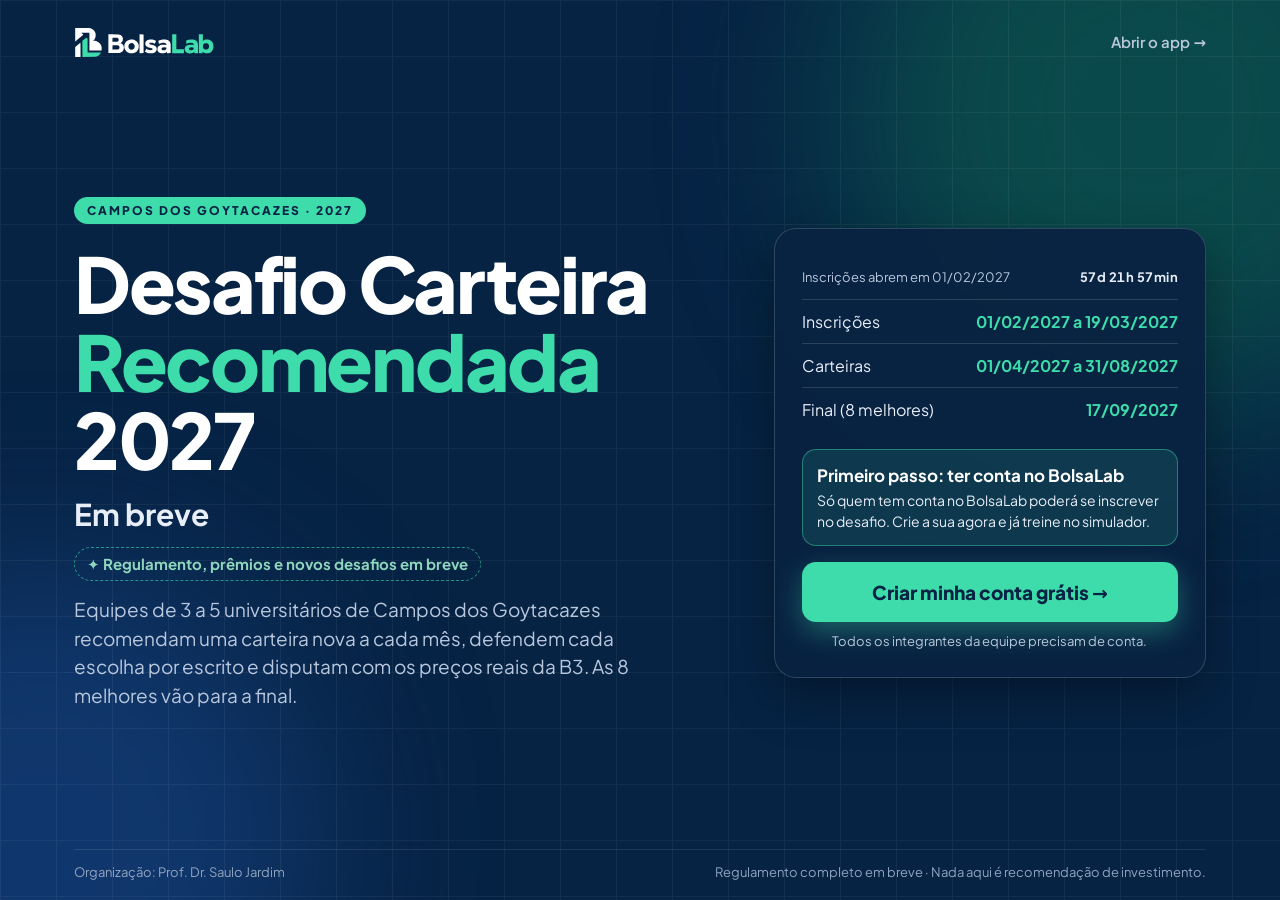
<file: index.html>
<!doctype html>
<html lang="pt-BR">
<head>
<meta charset="utf-8">
<meta name="viewport" content="width=device-width, initial-scale=1">
<title>Desafio Carteira Recomendada 2027 · BolsaLab</title>
<meta name="description" content="Equipes de universitários de Campos dos Goytacazes montam e defendem uma carteira recomendada com preços reais da B3. Inscrições de 1/2 a 19/3/2027.">
<meta property="og:type" content="website">
<meta property="og:url" content="https://desafio.bolsalab.app/">
<meta property="og:title" content="Desafio Carteira Recomendada 2027">
<meta property="og:description" content="Universitários de Campos dos Goytacazes montam e defendem uma carteira recomendada com preços reais da B3. Inscrições de 1/2 a 19/3/2027.">
<meta property="og:image" content="https://desafio.bolsalab.app/compartilhar.png">
<meta name="twitter:card" content="summary_large_image">
<meta name="theme-color" content="#062344">
<link rel="icon" href="favicon.ico" sizes="any">
<link rel="icon" href="favicon.svg" type="image/svg+xml">
<link rel="apple-touch-icon" href="icon-180.png">
<style>
@font-face { font-family: 'Jakarta'; src: url(fontes/plus-jakarta-sans-latin-wght-normal.woff2) format('woff2'); font-weight: 200 800; font-display: swap; }
@font-face { font-family: 'Jakarta'; src: url(fontes/plus-jakarta-sans-latin-ext-wght-normal.woff2) format('woff2'); font-weight: 200 800; font-display: swap; unicode-range: U+0100-024F; }
:root { --marinho: #062344; --verde: #3DDCAA; --texto: #E8EEF8; --suave: #B9C7DD; --apagado: #8FA3C0; }
* { box-sizing: border-box; }
html, body { margin: 0; }
body { background: var(--marinho); color: #fff; font-family: 'Jakarta', system-ui, sans-serif; overflow-x: hidden; }
.fundo { position: fixed; inset: 0; pointer-events: none; z-index: 0; overflow: hidden; }
.fundo::before, .fundo::after { content: ''; position: absolute; border-radius: 50%; filter: blur(90px); }
.fundo::before { width: 620px; height: 620px; right: -180px; top: -200px; background: #0F6B52; opacity: .55; }
.fundo::after { width: 560px; height: 560px; left: -240px; bottom: -220px; background: #1B4C96; opacity: .5; }
.grade { position: fixed; inset: 0; z-index: 0; pointer-events: none; opacity: .05; background-image: linear-gradient(#fff 1px, transparent 1px), linear-gradient(90deg, #fff 1px, transparent 1px); background-size: 56px 56px; }
/* tudo cabe em uma tela: altura da janela, tamanhos que encolhem com ela */
.pagina { position: relative; z-index: 1; max-width: 1180px; margin: 0 auto; padding: clamp(14px, 3svh, 28px) 24px clamp(10px, 2.2svh, 22px); min-height: 100vh; min-height: 100svh; display: flex; flex-direction: column; }
header { display: flex; align-items: center; justify-content: space-between; gap: 16px; }
header img { height: clamp(22px, 3.6svh, 30px); width: auto; display: block; }
header a.app { color: var(--suave); font-weight: 600; font-size: 15px; text-decoration: none; }
header a.app:hover { color: #fff; }
main { flex: 1; min-height: 0; display: grid; grid-template-columns: minmax(0, 1.2fr) minmax(0, .8fr); gap: clamp(24px, 4vw, 64px); align-items: center; }
.selo { display: inline-block; font-size: 12px; font-weight: 800; letter-spacing: 2px; color: var(--marinho); background: var(--verde); padding: 6px 13px; border-radius: 999px; }
h1 { margin: clamp(10px, 2.2svh, 22px) 0 0; font-size: clamp(34px, min(6vw, 10.5svh), 84px); line-height: 1.02; font-weight: 800; letter-spacing: -0.03em; }
h1 em { font-style: normal; color: var(--verde); }
.breve { margin: clamp(8px, 1.8svh, 18px) 0 0; font-size: clamp(20px, 3.6svh, 30px); font-weight: 700; color: var(--texto); }
.lead { margin: clamp(8px, 1.6svh, 16px) 0 0; max-width: 600px; font-size: clamp(15px, 2.5svh, 19px); line-height: 1.5; color: var(--suave); }
.painel { padding: clamp(16px, 3svh, 28px); border-radius: 22px; background: rgba(9, 34, 66, .92); border: 1px solid rgba(255,255,255,.16); box-shadow: 0 18px 50px rgba(0,0,0,.35); -webkit-backdrop-filter: blur(14px); backdrop-filter: blur(14px); }
.contagem { display: flex; align-items: center; justify-content: space-between; gap: 10px; flex-wrap: wrap; font-size: 13px; color: var(--suave); }
.contagem b { color: var(--texto); font-weight: 700; font-variant-numeric: tabular-nums; letter-spacing: .5px; }
.datas { margin: clamp(8px, 1.6svh, 14px) 0 0; padding: 0; list-style: none; }
.datas li { display: flex; justify-content: space-between; gap: 12px; align-items: baseline; padding: clamp(6px, 1.3svh, 11px) 0; border-top: 1px solid rgba(255,255,255,.14); font-size: clamp(14px, 2.2svh, 16px); color: var(--texto); }
.datas b { color: var(--verde); white-space: nowrap; }
.aviso { margin-top: clamp(10px, 2svh, 18px); padding: clamp(10px, 1.8svh, 14px) 14px; border-radius: 14px; background: rgba(61,220,170,.12); border: 1px solid rgba(61,220,170,.45); }
.aviso strong { display: block; font-size: clamp(15px, 2.4svh, 17px); color: #fff; }
.aviso p { margin: 4px 0 0; font-size: clamp(13px, 2svh, 14px); line-height: 1.45; color: var(--texto); }
.botao { display: block; text-align: center; margin-top: clamp(10px, 2svh, 16px); background: var(--verde); color: var(--marinho); font-weight: 800; font-size: clamp(16px, 2.6svh, 19px); padding: clamp(13px, 2.4svh, 18px) 20px; border-radius: 14px; text-decoration: none; box-shadow: 0 0 0 0 rgba(61,220,170,.55), 0 10px 28px rgba(61,220,170,.35); }
.botao:hover { background: #8ED6BD; }
.nota { margin: clamp(6px, 1.2svh, 10px) 0 0; font-size: 13px; line-height: 1.4; color: var(--suave); text-align: center; }
.novidades { display: inline-flex; align-items: center; gap: 8px; margin: clamp(8px, 1.6svh, 14px) 0 0; padding: 6px 12px; border-radius: 999px; border: 1px dashed rgba(61,220,170,.6); color: #8ED6BD; font-size: clamp(13px, 2svh, 15px); font-weight: 700; }
footer { font-size: 13px; color: var(--apagado); display: flex; flex-wrap: wrap; gap: 4px 24px; justify-content: space-between; border-top: 1px solid rgba(255,255,255,.1); padding-top: clamp(8px, 1.6svh, 14px); }
a:focus-visible { outline: 3px solid var(--verde); outline-offset: 3px; border-radius: 6px; }
/* celular: uma coluna, mais enxuta */
@media (max-width: 860px) {
  .pagina { padding-left: 16px; padding-right: 16px; }
  header a.app { font-size: 14px; }
  main { grid-template-columns: 1fr; align-content: safe center; gap: clamp(12px, 2.4svh, 22px); padding: clamp(12px, 2.4svh, 22px) 0 clamp(8px, 1.6svh, 14px); }
  h1 { font-size: clamp(28px, min(9.6vw, 5.4svh), 48px); }
  .breve { font-size: clamp(17px, 2.8svh, 22px); }
  .lead { font-size: clamp(14px, 2svh, 16px); }
  .painel { padding: clamp(12px, 2svh, 18px); }
  .datas li { font-size: 14px; }
  .novidades { font-size: 12px; padding: 5px 10px; white-space: nowrap; }
  footer { font-size: 12px; }
  footer span + span { display: none; }
}
@media (max-width: 860px) and (max-height: 1000px) { .lead { display: none; } }
@media (max-width: 860px) and (max-height: 700px) { .nota { display: none; } .datas li { padding: 5px 0; } }
@media (max-width: 860px) and (max-height: 800px) { .selo { display: none; } h1 { margin-top: 0; } }
@media (max-width: 860px) and (max-height: 620px) { .novidades { display: none; } }
@media (prefers-reduced-motion: no-preference) {
  main > * { animation: sobe .7s cubic-bezier(.2,.8,.2,1) both; }
  main > *:nth-child(2) { animation-delay: .12s; }
  .botao { animation: pulso 2.4s ease-out 1s infinite; }
  @keyframes pulso { 0% { box-shadow: 0 0 0 0 rgba(61,220,170,.55), 0 10px 28px rgba(61,220,170,.35); } 70%, 100% { box-shadow: 0 0 0 14px rgba(61,220,170,0), 0 10px 28px rgba(61,220,170,.35); } }
  @keyframes sobe { from { opacity: 0; transform: translateY(18px); } to { opacity: 1; transform: none; } }
}
</style>
</head>
<body>
<div class="fundo" aria-hidden="true"></div>
<div class="grade" aria-hidden="true"></div>
<div class="pagina">
  <header>
    <a href="https://bolsalab.app/" aria-label="BolsaLab"><img src="logo.svg" alt="BolsaLab" width="141" height="30"></a>
    <a class="app" href="https://bolsalab.app/">Abrir o app →</a>
  </header>

  <main>
    <div>
      <span class="selo">CAMPOS DOS GOYTACAZES · 2027</span>
      <h1>Desafio Carteira <em>Recomendada</em> 2027</h1>
      <p class="breve">Em breve</p>
      <p class="novidades">✦ Regulamento, prêmios e novos desafios em breve</p>
      <p class="lead">Equipes de 3 a 5 universitários de Campos dos Goytacazes recomendam uma carteira nova a cada mês, defendem cada escolha por escrito e disputam com os preços reais da B3. As 8 melhores vão para a final.</p>
    </div>

    <div class="painel">
      <p class="contagem" role="timer" aria-live="off"><span id="rotulo">Inscrições abrem em 01/02/2027</span><b><span id="dias">–</span>d <span id="horas">–</span>h <span id="minutos">–</span>min</b></p>
      <ul class="datas">
        <li><span>Inscrições</span><b>01/02/2027 a 19/03/2027</b></li>
        <li><span>Carteiras</span><b>01/04/2027 a 31/08/2027</b></li>
        <li><span>Final (8 melhores)</span><b>17/09/2027</b></li>
      </ul>
      <div class="aviso">
        <strong>Primeiro passo: ter conta no BolsaLab</strong>
        <p>Só quem tem conta no BolsaLab poderá se inscrever no desafio. Crie a sua agora e já treine no simulador.</p>
      </div>
      <a class="botao" href="https://bolsalab.app/">Criar minha conta grátis →</a>
      <p class="nota">Todos os integrantes da equipe precisam de conta.</p>
    </div>
  </main>

  <footer>
    <span>Organização: Prof. Dr. Saulo Jardim</span>
    <span>Regulamento completo em breve · Nada aqui é recomendação de investimento.</span>
  </footer>
</div>
<script>
// contagem até a abertura das inscrições (1/2/2027, 0h em Brasília); depois, até o fim delas (19/3, 23h59)
(function () {
  var abre = Date.parse('2027-02-01T00:00:00-03:00'), fecha = Date.parse('2027-03-19T23:59:00-03:00');
  var d = document.getElementById('dias'), h = document.getElementById('horas'), m = document.getElementById('minutos'), r = document.getElementById('rotulo');
  function passo() {
    var agora = Date.now(), alvo = agora < abre ? abre : fecha;
    if (agora >= abre) r.textContent = agora < fecha ? 'Inscrições terminam em 19/03/2027' : 'Inscrições encerradas';
    var resta = Math.max(0, alvo - agora);
    d.textContent = Math.floor(resta / 864e5);
    h.textContent = Math.floor(resta % 864e5 / 36e5);
    m.textContent = Math.floor(resta % 36e5 / 6e4);
  }
  passo(); setInterval(passo, 30000);
})();
</script>
</body>
</html>
</file>
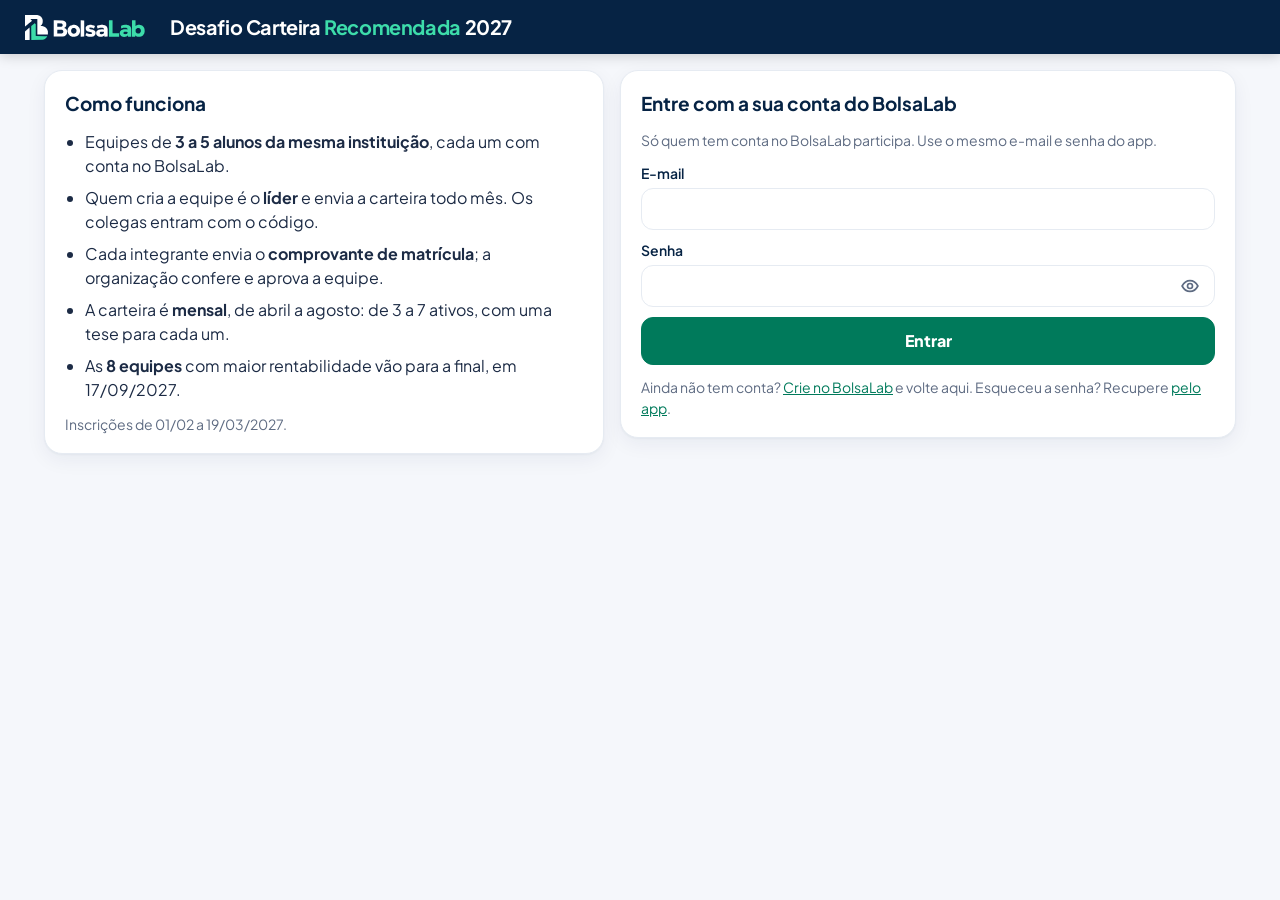
<file: previa/index.html>
<!doctype html>
<html lang="pt-BR">
<head>
<meta charset="utf-8">
<meta name="viewport" content="width=device-width, initial-scale=1">
<meta name="robots" content="noindex, nofollow">
<title>Inscrição · Desafio Carteira Recomendada 2027</title>
<link rel="icon" href="../favicon.svg" type="image/svg+xml">
<link rel="stylesheet" href="estilo.css?v=202611270001">
</head>
<body>
<header class="topo">
  <div class="topo-dentro">
    <div class="topo-linha">
      <a href="https://bolsalab.app/"><img src="../logo.svg" alt="BolsaLab" width="122" height="26"></a>
      <span id="topo-direita"></span>
    </div>
    <div class="topo-titulo"><h1>Desafio Carteira <em>Recomendada</em> 2027</h1>
    <p>Inscrição das equipes</p></div>
  </div>
</header>
<main id="tela" aria-live="polite"><p class="carregando">Carregando…</p></main>

<script src="supabase-2.118.0.js"></script>
<script src="carteira.js?v=202611270001"></script>
<script src="olho.js?v=202611270001"></script>
<script>
// Área de inscrição do desafio (versão de teste: só testadores conseguem agir enquanto o desafio estiver fechado).
// As regras de verdade estão no banco (migrações 053 e 054); esta página só chama as funções.
const SUPABASE_URL = 'https://pvkhqfomfmhtdmvbzohq.supabase.co';
const SUPABASE_KEY = 'sb_publishable_BfV3fJAiDJQMpwXkD8vZRw_EBL-Z95n';   // chave pública
const APP = 'https://bolsalab.app';
const sb = supabase.createClient(SUPABASE_URL, SUPABASE_KEY);

const tela = document.getElementById('tela');
const topoDireita = document.getElementById('topo-direita');
const params = new URLSearchParams(location.search);
let estado = { sessao: null, situacao: null, equipe: null, ies: [], perfil: null, aba: params.get('codigo') ? 'entrar' : 'criar', recado: '' };

const esc = (s) => String(s ?? '').replace(/[&<>"']/g, (c) => ({ '&': '&amp;', '<': '&lt;', '>': '&gt;', '"': '&quot;', "'": '&#39;' }[c]));
const msgErro = (e) => (e?.message || 'Algo deu errado. Tente de novo.').replace(/^.*?ERROR:\s*/, '');

async function rpc(nome, args) {
  const { data, error } = await sb.rpc(nome, args);
  if (error) throw error;
  return data;
}

async function carregar() {
  const { data: { session } } = await sb.auth.getSession();
  estado.sessao = session;
  if (!session) return desenhar();
  try {
    const [situacao, equipe, ies, perfil, convites] = await Promise.all([
      rpc('desafio_situacao'),
      rpc('desafio_minha_equipe'),
      sb.from('desafio_ies').select('id, nome, sigla').eq('ativa', true).order('nome').then((r) => r.data ?? []),
      sb.from('perfis').select('nome, curso, instituicao_id').eq('user_id', session.user.id).maybeSingle()
        .then((r) => r.error ? sb.from('perfis').select('nome, curso').eq('user_id', session.user.id).maybeSingle().then((x) => x.data) : r.data),
      rpc('desafio_meus_convites').catch(() => []),
    ]);
    Object.assign(estado, { situacao, equipe, ies, perfil, convites: convites ?? [] });
    estado.avisos = equipe ? await rpc('desafio_meus_avisos').catch(() => []) : [];
    // um login só: o gestor vai direto para a área da organização (a não ser que peça para ver como participante)
    if (situacao?.gestor && !params.has('participante')) { location.replace('gestor.html'); return; }
  } catch (e) {
    estado.recado = msgErro(e);
  }
  desenhar();
}

function colunas(n) { tela.className = n > 1 ? `colunas-${n}` : ''; }

// gestão da equipe (convidar, sair, comprovante...) só durante as inscrições.
// O testador pode simular "inscrições encerradas" para ver como fica depois.
function emGestao() {
  const s = estado.situacao;
  if (!s) return false;
  return s.testador ? !estado.simularFechadas : !!s.inscricoes_abertas;
}
const ABAS = [['equipe', 'Equipe'], ['carteira', 'Carteira'], ['ranking', 'Ranking'], ['avisos', 'Avisos']];
function avisosNovos() {
  let visto = 0; try { visto = Number(localStorage.getItem('desafio:avisos-vistos') || 0); } catch { /* segue */ }
  return (estado.avisos ?? []).filter((a) => a.id > visto).length;
}

function desenhar() {
  const s = estado;
  colunas(1);
  document.body.classList.toggle('com-abas', !!s.equipe);
  // depois das inscrições, a primeira aba é a da carteira
  if (s.equipe && !s.abaTopo) s.abaTopo = emGestao() ? 'equipe' : 'carteira';
  const novos = avisosNovos();
  const abas = s.equipe ? `<nav class="abas-topo" aria-label="Seções">${ABAS.map(([id, nome]) =>
      `<button data-aba-topo="${id}" aria-current="${s.abaTopo === id ? 'page' : 'false'}">${nome}${id === 'avisos' && novos ? ` <span class="contador-aba">${novos}</span>` : ''}</button>`).join('')}</nav>` : '';
  const simular = s.equipe && s.situacao?.testador
    ? `<select id="simular" class="simular" aria-label="Simular período (só testes)"><option value="">Teste: inscrições abertas</option><option value="1" ${s.simularFechadas ? 'selected' : ''}>Teste: encerradas</option></select>` : '';
  topoDireita.innerHTML = s.sessao
    ? `${abas}${s.situacao?.testador && !s.situacao?.liberado ? '<span class="faixa-teste">MODO TESTE</span> ' : ''}${simular}${s.situacao?.gestor ? '<a class="sair" href="gestor.html" style="text-decoration:none">Organização</a> ' : ''}<button class="sair" id="sair">Sair</button>`
    : '';
  topoDireita.querySelectorAll('[data-aba-topo]').forEach((b) => b.addEventListener('click', () => { s.abaTopo = b.dataset.abaTopo; desenhar(); }));
  document.getElementById('simular')?.addEventListener('change', (ev) => { s.simularFechadas = !!ev.target.value; s.abaTopo = s.simularFechadas ? 'carteira' : 'equipe'; desenhar(); });
  document.getElementById('sair')?.addEventListener('click', async () => { await sb.auth.signOut(); location.reload(); });

  if (!s.sessao) return desenharEntrada();
  const recado = s.recado ? `<p class="${s.recadoOk ? 'ok' : 'erro'}" role="alert">${esc(s.recado)}</p>` : '';
  s.recado = ''; s.recadoOk = false;

  const podeAgir = s.situacao && (s.situacao.testador || s.situacao.inscricoes_abertas);
  if (s.equipe && s.abaTopo === 'carteira') {
    if (!cart.pronto) { tela.innerHTML = '<p class="carregando">Carregando a carteira…</p>'; abrirCarteira().then(desenhar).catch((e) => { s.recado = msgErro(e); s.abaTopo = 'equipe'; desenhar(); }); return; }
    tela.className = 'carteira-grade';
    tela.innerHTML = recado + htmlCarteira();
    ligarCarteira();
    return;
  }
  if (s.equipe && s.abaTopo === 'ranking') { tela.className = 'estreito'; tela.innerHTML = recado + htmlRanking(); return; }
  if (s.equipe && s.abaTopo === 'avisos') {
    tela.className = 'estreito'; tela.innerHTML = recado + htmlAvisos();
    try { localStorage.setItem('desafio:avisos-vistos', String(Math.max(0, ...(s.avisos ?? []).map((a) => a.id)))); } catch { /* segue */ }
    return;
  }
  if (s.equipe && !emGestao()) {
    colunas(2); tela.innerHTML = recado + htmlEquipeFechada();
    tela.querySelectorAll('[data-lider]').forEach((b) => b.addEventListener('click', () =>
      confirmarDuasVezes(b, 'Confirmar?', () => acao(() => rpc('desafio_passar_lideranca', { p_user_id: b.dataset.lider }), 'Liderança passada.'))));
    return;
  }
  if (s.equipe) { colunas(3); tela.innerHTML = recado + htmlEquipe(true); ligarEquipe(); ligarCpf(); return; }
  if (!podeAgir) {
    const inicio = s.situacao ? new Date(s.situacao.inscricoes_inicio).toLocaleDateString('pt-BR') : '01/02/2027';
    tela.innerHTML = recado + `<section class="cartao"><h2>As inscrições ainda não abriram</h2>
      <p>As inscrições das equipes começam em <strong>${inicio}</strong>. Sua conta no BolsaLab já está pronta: quando abrir, é só voltar aqui.</p>
      <p class="suave">Enquanto isso, treine no <a href="${APP}">simulador</a> e chame os colegas da equipe para criarem a conta deles.</p></section>`;
    return;
  }
  // convidado: primeiro responde o convite; só depois de recusar aparecem criar equipe e código
  if (s.convites?.length) {
    tela.className = 'estreito';
    tela.innerHTML = recado + htmlConvitesRecebidos();
    ligarConvitesRecebidos();
    ligarCpf();
    return;
  }
  colunas(2);
  tela.innerHTML = recado + htmlComoFunciona() + htmlSemEquipe();
  ligarSemEquipe();
  ligarCpf();
}

// ---------------------------------------------------------------- entrar
function desenharEntrada() {
  colunas(2);
  tela.innerHTML = htmlComoFunciona() + `<section class="cartao">
    <h2>Entre com a sua conta do BolsaLab</h2>
    <p class="suave">Só quem tem conta no BolsaLab participa. Use o mesmo e-mail e senha do app.</p>
    <form id="form-entrar" class="cartao" style="padding:0;box-shadow:none;border:0">
      <label>E-mail <input type="email" name="email" autocomplete="email" required></label>
      <label>Senha <input type="password" name="senha" autocomplete="current-password" required></label>
      <p id="erro-entrar" class="erro" role="alert" hidden></p>
      <button class="botao botao-principal" type="submit">Entrar</button>
    </form>
    <p class="suave">Ainda não tem conta? <a href="${APP}">Crie no BolsaLab</a> e volte aqui. Esqueceu a senha? Recupere <a href="${APP}">pelo app</a>.</p>
  </section>`;
  document.getElementById('form-entrar').addEventListener('submit', async (ev) => {
    ev.preventDefault();
    const f = new FormData(ev.target), botao = ev.target.querySelector('button'), erro = document.getElementById('erro-entrar');
    botao.disabled = true; erro.hidden = true;
    const { error } = await sb.auth.signInWithPassword({ email: String(f.get('email')).trim(), password: String(f.get('senha')) });
    botao.disabled = false;
    if (error) { erro.textContent = /invalid/i.test(error.message) ? 'E-mail ou senha incorretos.' : msgErro(error); erro.hidden = false; return; }
    tela.innerHTML = '<p class="carregando">Carregando…</p>';
    carregar();
  });
}

// ---------------------------------------------------------------- sem equipe
function opcoesIes() {
  const minha = estado.perfil?.instituicao_id;
  return '<option value="">Escolha a sua instituição</option>' +
    estado.ies.map((i) => `<option value="${i.id}" ${i.id === minha ? 'selected' : ''}>${esc(i.nome)}${i.sigla ? ` (${esc(i.sigla)})` : ''}</option>`).join('');
}
function camposAluno() {
  return `<div class="trio">
    <label>Seu curso <input name="curso" maxlength="80" required value="${esc(estado.rascunho?.curso ?? estado.perfil?.curso ?? '')}" placeholder="Ex.: Economia"></label>
    <label>Período <input name="periodo" maxlength="20" required value="${esc(estado.rascunho?.periodo ?? '')}" placeholder="Ex.: 5º"></label>
  <label>CPF <input name="cpf" class="campo-cpf" inputmode="numeric" autocomplete="off" required maxlength="14" pattern="\\d{3}\\.\\d{3}\\.\\d{3}-\\d{2}" placeholder="000.000.000-00" value="${esc(estado.rascunho?.cpf ?? '')}"></label>
  </div>
  <p class="suave" style="margin-top:-4px">Só a organização vê o seu CPF. Cada CPF se inscreve uma vez.</p>`;
}

// 12345678909 -> 123.456.789-09 enquanto digita
function mascaraCpf(campo) {
  campo.addEventListener('input', () => {
    const d = campo.value.replace(/\D/g, '').slice(0, 11);
    campo.value = d.replace(/^(\d{3})(\d)/, '$1.$2').replace(/^(\d{3})\.(\d{3})(\d)/, '$1.$2.$3').replace(/\.(\d{3})(\d{1,2})$/, '.$1-$2');
  });
}
// confere os dígitos verificadores (o banco confere de novo)
function cpfValido(v) {
  const d = String(v).replace(/\D/g, '');
  if (d.length !== 11 || /^(\d)\1{10}$/.test(d)) return false;
  for (const k of [0, 1]) {
    let s = 0;
    for (let i = 0; i < 9 + k; i++) s += Number(d[i]) * (10 + k - i);
    if ((s * 10) % 11 % 10 !== Number(d[9 + k])) return false;
  }
  return true;
}
function ligarCpf() { tela.querySelectorAll('.campo-cpf').forEach(mascaraCpf); }
function htmlConvitesRecebidos() {
  const destaque = Number(params.get('convite'));
  return `<section class="cartao">
    <h2>Você foi convidado</h2>
    <p class="suave">Para entrar na equipe, informe sua instituição, curso, período e CPF e aceite. Se não conhece a equipe, recuse: aí você poderá criar a sua ou entrar com um código.</p>
    ${estado.convites.map((c) => `<form class="convite-recebido ${c.id === destaque ? 'convite-destaque' : ''}" data-convite="${c.id}">
      <div class="convite-quem">
        <span class="avatar">${c.foto ? `<img src="${esc(c.foto)}" alt="">` : esc((c.lider || '?')[0])}</span>
        <div><strong>${esc(c.equipe)}</strong>
          <div class="suave">${esc(c.lider)} (líder) · ${esc(c.ies)} · ${c.integrantes} de 5</div></div>
      </div>
      <label>Sua instituição <select name="ies" required>${opcoesIes()}</select></label>
      ${camposAluno()}
      <div class="convite-botoes">
        <button class="botao botao-principal" type="submit">Aceitar e entrar</button>
        <button class="botao" type="button" data-recusar="${c.id}">Recusar</button>
      </div>
    </form>`).join('')}
  </section>`;
}
function ligarConvitesRecebidos() {
  tela.querySelectorAll('form[data-convite]').forEach((f) => f.addEventListener('submit', (ev) => {
    ev.preventDefault();
    const d = new FormData(f);
    if (!cpfValido(d.get('cpf'))) { estado.recado = 'CPF inválido. Confira os números.'; return desenhar(); }
    acao(() => rpc('desafio_responder_convite', { p_convite_id: Number(f.dataset.convite), p_aceitar: true, p_curso: d.get('curso'), p_periodo: d.get('periodo'), p_cpf: d.get('cpf'), p_ies_id: Number(d.get('ies')) || null }), 'Você entrou na equipe!');
  }));
  tela.querySelectorAll('[data-recusar]').forEach((b) => b.addEventListener('click', () =>
    confirmarDuasVezes(b, 'Recusar mesmo?', () => acao(() => rpc('desafio_responder_convite', { p_convite_id: Number(b.dataset.recusar), p_aceitar: false }), 'Convite recusado.'))));
}
function htmlComoFunciona() {
  return `<section class="cartao">
    <h2>Como funciona</h2>
    <ul class="como">
      <li>Equipes de <strong>3 a 5 alunos da mesma instituição</strong>, cada um com conta no BolsaLab.</li>
      <li>Quem cria a equipe é o <strong>líder</strong> e envia a carteira todo mês. Os colegas entram com o código.</li>
      <li>Cada integrante envia o <strong>comprovante de matrícula</strong>; a organização confere e aprova a equipe.</li>
      <li>A carteira é <strong>mensal</strong>, de abril a agosto: de 3 a 7 ativos, com uma tese para cada um.</li>
      <li>As <strong>8 equipes</strong> com maior rentabilidade vão para a final, em 17/09/2027.</li>
    </ul>
    <p class="suave">Inscrições de 01/02 a 19/03/2027.</p>
  </section>`;
}
function htmlSemEquipe() {
  const criar = estado.aba === 'criar';
  return `<section class="cartao">
    <h2>Olá, ${esc((estado.perfil?.nome || '').split(' ')[0] || 'tudo bem')}!</h2>
    <p class="suave">Crie a sua equipe ou entre na de um colega com o código.</p>
    <div class="abas" role="tablist">
      <button role="tab" aria-selected="${criar}" data-aba="criar">Criar equipe</button>
      <button role="tab" aria-selected="${!criar}" data-aba="entrar">Tenho um código</button>
    </div>
    ${criar ? `<form id="form-criar" class="cartao" style="padding:0;box-shadow:none;border:0">
        <label>Nome da equipe <input name="nome" maxlength="30" required placeholder="Até 30 caracteres"></label>
        <label>Instituição <select name="ies" required>${opcoesIes()}</select></label>
        ${camposAluno()}
        <button class="botao botao-principal" type="submit">Criar equipe</button>
      </form>`
    : `<form id="form-entrar-equipe" class="cartao" style="padding:0;box-shadow:none;border:0">
        <label>Código da equipe <input name="codigo" required placeholder="Ex.: K7QM-3XPA" autocapitalize="characters" value="${esc(params.get('codigo') ?? '')}"></label>
        <label>Sua instituição <select name="ies" required>${opcoesIes()}</select></label>
        ${camposAluno()}
        <button class="botao botao-principal" type="submit">Entrar na equipe</button>
      </form>`}
  </section>`;
}
function ligarSemEquipe() {
  tela.querySelectorAll('[data-aba]').forEach((b) => b.addEventListener('click', () => { estado.aba = b.dataset.aba; desenhar(); }));
  enviar('form-criar', (f) => rpc('desafio_criar_equipe', { p_nome: f.get('nome'), p_ies_id: Number(f.get('ies')) || null, p_curso: f.get('curso'), p_periodo: f.get('periodo'), p_cpf: f.get('cpf') }), 'Equipe criada! Agora convide os colegas com o código.',
    async (f) => {
      // evita equipes duplicadas: quem recebeu o código do líder deve entrar, não criar outra
      const escolha = await perguntar(f.get('nome'));
      if (escolha === 'codigo') {
        estado.rascunho = { curso: f.get('curso'), periodo: f.get('periodo'), cpf: f.get('cpf') };
        estado.aba = 'entrar'; desenhar();
        document.querySelector('#form-entrar-equipe input[name=codigo]')?.focus();
      }
      return escolha === 'criar';
    });
  enviar('form-entrar-equipe', (f) => rpc('desafio_entrar_equipe', { p_codigo: f.get('codigo'), p_curso: f.get('curso'), p_periodo: f.get('periodo'), p_cpf: f.get('cpf'), p_ies_id: Number(f.get('ies')) || null }), 'Você entrou na equipe!');
}

// ---------------------------------------------------------------- com equipe
const SITUACAO = {
  formando: ['Em formação', 'selo-espera'], aprovada: ['Aprovada', 'selo-ok'], recusada: ['Recusada', 'selo-nao'],
};
const COMPROVANTE = {
  pendente: ['Sem comprovante', 'selo-espera'], enviado: ['Em análise', 'selo-espera'],
  aprovado: ['Aprovado', 'selo-ok'], recusado: ['Recusado', 'selo-nao'],
};
const dataHora = (d) => d ? new Date(d).toLocaleString('pt-BR', { day: '2-digit', month: '2-digit', year: 'numeric', hour: '2-digit', minute: '2-digit' }) : '';

// depois das inscrições: só as informações da equipe, sem convites nem mudanças
function htmlEquipeFechada() {
  const e = estado.equipe, eu = estado.sessao.user.id;
  const membros = [...(e.integrantes ?? [])].sort((a, b) => b.lider - a.lider);
  const [sit, sitClasse] = SITUACAO[e.situacao] ?? [e.situacao, 'selo-espera'];
  return `<section class="cartao">
    <div class="equipe-topo"><div><h2>${esc(e.nome)}</h2><p class="suave">${esc(e.ies)}</p></div><span class="selo ${sitClasse}">${sit}</span></div>
    ${e.situacao === 'aprovada'
      ? `<p class="ok">Inscrição aprovada em ${dataHora(e.aprovada_em)}.</p>${e.fora_do_desafio ? `<p class="erro">A equipe não enviou a ${esc((e.mes_perdido || '').toLowerCase())} e está fora do desafio.</p>` : ''}`
      : '<p class="erro">A inscrição não foi aprovada até o fim do prazo, então a equipe não participa do desafio.</p>'}
    <p class="suave">As inscrições terminaram: a equipe não pode mais ser alterada.</p>
    ${e.eu_lider ? '<p>Você é o líder: é quem envia a carteira de cada mês, na aba <strong>Carteira</strong>.</p>' : '<p>O líder envia a carteira de cada mês. Você acompanha na aba <strong>Carteira</strong>.</p>'}
  </section>
  <section class="cartao">
    <h2>Integrantes (${membros.length})</h2>
    <ul class="integrantes">${membros.map((m) => `<li class="${m.lider ? 'eh-lider' : ''}">
      <span class="avatar">${m.foto ? `<img src="${esc(m.foto)}" alt="">` : esc((m.nome || '?').split(' ').map((x) => x[0]).slice(0, 2).join('').toUpperCase())}</span>
      <div><div class="nome">${esc(m.nome || 'Sem nome')}${m.user_id === eu ? ' <span class="suave" style="font-weight:500">(você)</span>' : ''}
        ${m.lider ? '<span class="selo-lider">Líder</span>' : ''}</div>
        <div class="suave">${esc(m.curso)} · ${esc(m.periodo)} per.</div>
        ${e.eu_lider && m.user_id !== eu ? `<div class="acoes-membro"><button class="botao-link" data-lider="${m.user_id}">Passar liderança</button></div>` : ''}</div>
      <span></span></li>`).join('')}</ul>
    ${e.eu_lider && membros.length > 1 ? '<p class="suave">A liderança pode ser passada a qualquer momento. Quem for líder envia as carteiras.</p>' : ''}
  </section>`;
}

function htmlRanking() {
  return `<section class="cartao">
    <h2>Ranking do desafio</h2>
    <p>O ranking começa com a carteira de abril, a partir de <strong>01/04/2027</strong>.</p>
    <p class="suave">Aqui vão aparecer a posição de cada equipe, a rentabilidade do mês e a acumulada, comparadas com o Ibovespa e o CDI. As teses não aparecem para as outras equipes.</p>
  </section>`;
}

function htmlAvisos() {
  const lista = estado.avisos ?? [];
  return `<section class="cartao">
    <h2>Avisos da organização</h2>
    ${lista.length ? `<ul class="avisos">${lista.map((a) => `<li>
      <div class="aviso-topo"><strong>${esc(a.titulo)}</strong>${a.so_minha_equipe ? '<span class="selo selo-espera">Só para a sua equipe</span>' : ''}</div>
      <p class="suave">${dataHora(a.criado_em)}</p>
      <p class="texto-longo">${esc(a.texto)}</p></li>`).join('')}</ul>`
    : '<p class="suave">Nenhum aviso por enquanto. Os avisos da organização aparecem aqui.</p>'}
  </section>`;
}

function htmlEquipe(gestao) {
  const e = estado.equipe, eu = estado.sessao.user.id;
  const membros = e.integrantes ?? [];
  const meu = membros.find((m) => m.user_id === eu);
  const [sit, sitClasse] = SITUACAO[e.situacao] ?? [e.situacao, 'selo-espera'];
  const link = `${location.origin}${location.pathname}?codigo=${encodeURIComponent(e.codigo)}`;
  const qtd = membros.length, comprovantesOk = membros.filter((m) => m.comprovante === 'aprovado').length;
  const passos = [
    [qtd >= 3, `Ter de 3 a 5 integrantes (agora: ${qtd})`],
    [membros.every((m) => m.comprovante !== 'pendente'), 'Todos enviarem o comprovante de matrícula'],
    [comprovantesOk === qtd, 'A organização aprovar os comprovantes'],
    [e.situacao === 'aprovada', 'A organização aprovar a equipe'],
  ];
  return `<section class="cartao">
    <div class="equipe-topo">
      <div><h2>${esc(e.nome)}</h2><p class="suave">${esc(e.ies)}</p></div>
      <span class="selo ${sitClasse}">${sit}</span>
    </div>
    ${e.situacao === 'recusada' && e.motivo ? `<p class="erro">Motivo: ${esc(e.motivo)}</p>` : ''}
    ${e.situacao === 'aprovada' ? `<p class="ok">Inscrição aprovada em ${dataHora(e.aprovada_em)}. A carteira de abril é enviada de 22 a 31/03/2027.</p>
      ${e.eu_lider ? '<p class="atencao">Qualquer mudança de integrantes (entrar, sair ou remover) volta a inscrição para análise. Trocar o líder não.</p>' : ''}` : `
    <div><p style="font-weight:700;color:var(--marinho)">Para a equipe ser aprovada:</p>
      <ol class="passos">${passos.map(([feito, t]) => `<li class="${feito ? 'feito' : ''}">${t}</li>`).join('')}</ol></div>`}
    ${!gestao ? '<p class="suave">As inscrições terminaram: a equipe não pode mais ser alterada.</p>' : ''}
    ${gestao && e.eu_lider && qtd < 5 && e.situacao !== 'recusada' ? `<div>
      <div class="busca convidar-caixa">
        <label for="busca-colega" class="convidar-titulo">Convide os colegas</label>
        <div class="convidar-campo">
          <svg width="20" height="20" viewBox="0 0 24 24" fill="none" stroke="currentColor" stroke-width="2.2" stroke-linecap="round" aria-hidden="true"><circle cx="11" cy="11" r="6.5"/><path d="m16 16 4 4"/></svg>
          <input id="busca-colega" type="search" autocomplete="off" placeholder="Nome ou e-mail do colega" aria-describedby="busca-dica">
        </div>
        <ul id="sugestoes" class="sugestoes" role="listbox" hidden></ul>
        <p id="busca-dica" class="suave" style="margin-top:4px">O colega recebe o convite no BolsaLab e por e-mail. Ou mande o código da equipe:</p>
      </div>
      <div class="codigo"><strong>${esc(e.codigo)}</strong>
        <button class="botao" id="copiar-link" type="button">Copiar convite</button></div>
    </div>` : gestao && !e.eu_lider && qtd < 5 ? '<p class="suave">Só o líder convida colegas para a equipe.</p>' : ''}
  </section>

  <section class="cartao">
    <h2>Integrantes (${qtd} de 5) <span class="suave" style="font-weight:500">· comprovantes</span></h2>
    <ul class="integrantes">${[...membros].sort((a, b) => b.lider - a.lider).map((m) => {
      const [ct, cc] = COMPROVANTE[m.comprovante] ?? [m.comprovante, 'selo-espera'];
      const iniciais = esc((m.nome || '?').split(' ').map((p) => p[0]).slice(0, 2).join('').toUpperCase());
      return `<li class="${m.lider ? 'eh-lider' : ''}">
        <span class="avatar">${m.foto ? `<img src="${esc(m.foto)}" alt="">` : iniciais}</span>
        <div><div class="nome">${esc(m.nome || 'Sem nome')}${m.user_id === eu ? ' <span class="suave" style="font-weight:500">(você)</span>' : ''}
          ${m.lider ? '<span class="selo-lider"><svg width="13" height="13" viewBox="0 0 24 24" fill="currentColor" aria-hidden="true"><path d="M3 7l4.5 4L12 4l4.5 7L21 7l-2 12H5z"/></svg>Líder</span>' : ''}</div>
          <div class="suave">${esc(m.curso)} · ${esc(m.periodo)} per.</div>
          ${gestao && e.eu_lider && m.user_id !== eu ? `<div class="acoes-membro">
            <button class="botao-link" data-lider="${m.user_id}">Passar liderança</button>
            <button class="botao-link botao-perigo" data-remover="${m.user_id}">Remover</button></div>` : ''}
        </div>
        <span class="selo ${cc}">${ct}</span>
      </li>`; }).join('')}</ul>
    ${(e.convites ?? []).length ? `<div>
      <p style="font-weight:700;color:var(--marinho)">Convites esperando resposta</p>
      <ul class="integrantes">${e.convites.map((c) => `<li>
        <span class="avatar">${c.foto ? `<img src="${esc(c.foto)}" alt="">` : esc((c.nome || '?')[0])}</span>
        <div><div class="nome">${esc(c.nome)}</div>
          <div class="suave">${esc(c.email)} · ${c.email_situacao === 'enviado' ? 'app e e-mail' : 'só no app'}</div></div>
        ${gestao && e.eu_lider ? `<button class="botao-link botao-perigo" data-cancelar="${c.id}">Cancelar</button>` : '<span class="selo selo-espera">Pendente</span>'}
      </li>`).join('')}</ul></div>` : ''}
  </section>

  <div class="pilha">
  ${gestao && (e.meu_cpf === false || e.minha_ies === false) ? `<form class="cartao" id="form-cpf">
    <h2>Complete sua inscrição</h2>
    <p class="suave">A inscrição agora pede ${e.meu_cpf === false && e.minha_ies === false ? 'o CPF e a instituição' : e.meu_cpf === false ? 'o CPF' : 'a instituição'} de cada integrante.</p>
    ${e.minha_ies === false ? `<label>Sua instituição <select name="ies" required>${opcoesIes()}</select></label>` : ''}
    ${e.meu_cpf === false ? '<label>CPF <input name="cpf" class="campo-cpf" inputmode="numeric" autocomplete="off" required maxlength="14" placeholder="000.000.000-00"></label>' : ''}
    <button class="botao botao-principal" type="submit">Salvar</button>
  </form>` : ''}
  <section class="cartao">
    <h2>Seu comprovante de matrícula</h2>
    ${meu?.comprovante === 'enviado' ? '<p class="selo selo-espera" style="justify-self:start">Comprovante em análise</p><p class="suave">A organização vai conferir. Se for recusado, você poderá enviar outro.</p>'
      : meu?.comprovante === 'aprovado' ? '<p class="selo selo-ok" style="justify-self:start">Comprovante aprovado</p>'
      : !gestao ? '<p class="suave">O prazo de envio terminou.</p>'
      : `<p>${meu?.comprovante === 'recusado' ? 'Seu comprovante foi recusado. Envie outro, legível e do semestre atual.' : 'Envie um comprovante de matrícula de 2027 (PDF, JPG ou PNG, até 5 MB).'}</p>
    <label>Arquivo <input type="file" id="arquivo" accept="application/pdf,image/jpeg,image/png"></label>
    <button class="botao botao-principal" id="enviar-comprovante" type="button">Enviar comprovante</button>`}
  </section>

  ${gestao ? `<section class="cartao">
    <h2>Sair da equipe</h2>
    <p class="suave">${e.eu_lider && qtd > 1 ? 'Você é o líder: passe a liderança para outro integrante antes de sair.' : qtd === 1 ? 'Você é o único integrante: ao sair, a equipe deixa de existir.' : 'Você pode sair enquanto as inscrições estiverem abertas.'}</p>
    <button class="botao botao-perigo" id="sair-equipe" type="button" ${e.eu_lider && qtd > 1 ? 'disabled' : ''}>Sair da equipe</button>
  </section>` : ''}</div>`;
}
function ligarEquipe() {
  const e = estado.equipe;
  document.getElementById('copiar-link')?.addEventListener('click', async (ev) => {
    const link = `${location.origin}${location.pathname}?codigo=${encodeURIComponent(e.codigo)}`;
    const texto = `Entre na minha equipe "${e.nome}" no Desafio Carteira Recomendada 2027: ${link} (código ${e.codigo})`;
    try { await navigator.clipboard.writeText(texto); ev.target.textContent = 'Copiado!'; }
    catch { prompt('Copie o convite:', texto); }
  });
  tela.querySelectorAll('[data-lider]').forEach((b) => b.addEventListener('click', () =>
    confirmarDuasVezes(b, 'Confirmar?', () => acao(() => rpc('desafio_passar_lideranca', { p_user_id: b.dataset.lider }), 'Liderança passada.'))));
  tela.querySelectorAll('[data-remover]').forEach((b) => b.addEventListener('click', () =>
    confirmarDuasVezes(b, 'Confirmar remoção?', () => acao(() => rpc('desafio_remover_integrante', { p_user_id: b.dataset.remover }), 'Integrante removido.'))));
  const sair = document.getElementById('sair-equipe');
  sair?.addEventListener('click', () => confirmarDuasVezes(sair, 'Toque de novo para sair', () => acao(() => rpc('desafio_sair_equipe'), 'Você saiu da equipe.')));
  document.getElementById('enviar-comprovante')?.addEventListener('click', enviarComprovante);
  enviar('form-cpf', (f) => rpc('desafio_informar_dados', { p_cpf: f.get('cpf') || null, p_ies_id: Number(f.get('ies')) || null }), 'Inscrição completa.');
  tela.querySelectorAll('[data-cancelar]').forEach((b) => b.addEventListener('click', () =>
    confirmarDuasVezes(b, 'Cancelar convite?', () => acao(() => rpc('desafio_cancelar_convite', { p_convite_id: Number(b.dataset.cancelar) }), 'Convite cancelado.'))));
  ligarBusca();
}

// autopreenchimento: a partir de 4 letras, até 5 colegas (nome, foto e e-mail mascarado)
function ligarBusca() {
  const campo = document.getElementById('busca-colega'), lista = document.getElementById('sugestoes');
  if (!campo) return;
  let espera, pedido = 0;
  const mostrar = (html) => { lista.innerHTML = html; lista.hidden = !html; };
  campo.addEventListener('input', () => {
    clearTimeout(espera);
    const texto = campo.value.trim();
    if (texto.length < 4) return mostrar(texto ? '<li class="sugestao-vazia">Digite pelo menos 4 letras…</li>' : '');
    espera = setTimeout(async () => {
      const meu = ++pedido;
      try {
        const achados = await rpc('desafio_buscar_colega', { p_texto: texto });
        if (meu !== pedido) return;
        mostrar(achados.length ? achados.map((p) => `<li role="option">
            <span class="avatar">${p.foto ? `<img src="${esc(p.foto)}" alt="">` : esc((p.nome || '?')[0])}</span>
            <span><strong>${esc(p.nome || 'Sem nome')}</strong><span class="suave"> ${esc(p.email)}</span></span>
            ${p.convidado ? '<span class="selo selo-espera">Convidado</span>' : `<button class="botao" type="button" data-convidar="${p.user_id}">Convidar</button>`}
          </li>`).join('')
          : '<li class="sugestao-vazia">Ninguém encontrado. A pessoa precisa ter conta no BolsaLab e ainda não estar em uma equipe.</li>');
        lista.querySelectorAll('[data-convidar]').forEach((b) => b.addEventListener('click', () => convidar(b.dataset.convidar)));
      } catch (e) { if (meu === pedido) mostrar(`<li class="sugestao-vazia">${esc(msgErro(e))}</li>`); }
    }, 300);
  });
}

async function convidar(userId) {
  await acao(async () => {
    const id = await rpc('desafio_convidar', { p_user_id: userId });
    // o e-mail é um extra: se falhar ou passar do limite do dia, o convite continua valendo no app
    let email = null;
    try { const r = await sb.functions.invoke('desafio-convite', { body: { convite_id: id } }); email = r.data?.situacao; } catch { /* segue */ }
    return email;
  }, (email) => email === 'enviado' ? 'Convite enviado no BolsaLab e por e-mail.'
      : 'Convite enviado! O colega vai ver no BolsaLab (o e-mail não saiu agora, mas o convite vale do mesmo jeito).');
}

async function enviarComprovante() {
  const arquivo = document.getElementById('arquivo').files[0];
  if (!arquivo) { estado.recado = 'Escolha o arquivo do comprovante.'; return desenhar(); }
  if (arquivo.size > 5 * 1024 * 1024) { estado.recado = 'O arquivo passa de 5 MB.'; return desenhar(); }
  const ext = { 'application/pdf': 'pdf', 'image/jpeg': 'jpg', 'image/png': 'png' }[arquivo.type];
  if (!ext) { estado.recado = 'Envie PDF, JPG ou PNG.'; return desenhar(); }
  const caminho = `${estado.sessao.user.id}/comprovante-${Date.now()}.${ext}`;
  await acao(async () => {
    const { error } = await sb.storage.from('desafio-comprovantes').upload(caminho, arquivo, { contentType: arquivo.type });
    if (error) throw error;
    await rpc('desafio_registrar_comprovante', { p_caminho: caminho });
  }, 'Comprovante enviado. A organização vai conferir.');
}

// ---------------------------------------------------------------- utilidades
function confirmarDuasVezes(botao, texto, fazer) {
  if (botao.dataset.confirmar) return fazer();
  botao.dataset.confirmar = '1'; botao.dataset.original = botao.textContent; botao.textContent = texto;
  setTimeout(() => { if (botao.isConnected) { delete botao.dataset.confirmar; botao.textContent = botao.dataset.original; } }, 4000);
}
async function acao(fazer, sucesso) {
  tela.querySelectorAll('button').forEach((b) => (b.disabled = true));
  try { const r = await fazer(); estado.recado = typeof sucesso === 'function' ? sucesso(r) : sucesso; estado.recadoOk = true; }
  catch (e) { estado.recado = msgErro(e); }
  await carregar();
  window.scrollTo({ top: 0, behavior: 'smooth' });
}
function enviar(id, chamar, sucesso, antes) {
  document.getElementById(id)?.addEventListener('submit', async (ev) => {
    ev.preventDefault();
    const f = new FormData(ev.target);
    if (f.has('cpf') && !cpfValido(f.get('cpf'))) { estado.recado = 'CPF inválido. Confira os números.'; return desenhar(); }
    if (antes && !(await antes(f))) return;
    acao(() => chamar(f), sucesso);
  });
}

// pergunta antes de criar: criar mesmo, ou entrar com o código do líder? -> 'criar' | 'codigo' | null
function perguntar(nome) {
  return new Promise((resolver) => {
    const d = document.createElement('dialog');
    d.className = 'pergunta';
    d.setAttribute('aria-labelledby', 'pergunta-titulo');
    d.innerHTML = `<h2 id="pergunta-titulo">Criar uma equipe nova?</h2>
      <p>Você vai criar a equipe <strong>${esc(nome)}</strong> e será o <strong>líder</strong>.</p>
      <p class="suave">Se um colega já criou a equipe de vocês, não crie outra: peça o código para o líder e entre com ele.</p>
      <div class="pergunta-botoes">
        <button class="botao botao-principal" value="criar">Sim, criar a equipe</button>
        <button class="botao" value="codigo">Tenho o código do líder</button>
        <button class="botao-link" value="">Cancelar</button>
      </div>`;
    document.body.append(d);
    d.querySelectorAll('button').forEach((b) => b.addEventListener('click', () => d.close(b.value)));
    d.addEventListener('close', () => { resolver(d.returnValue || null); d.remove(); });
    d.addEventListener('click', (e) => { if (e.target === d) d.close(''); });
    d.showModal();
  });
}

sb.auth.onAuthStateChange((evento) => { if (evento === 'SIGNED_OUT') location.reload(); });
carregar();
</script>
</body>
</html>
</file>
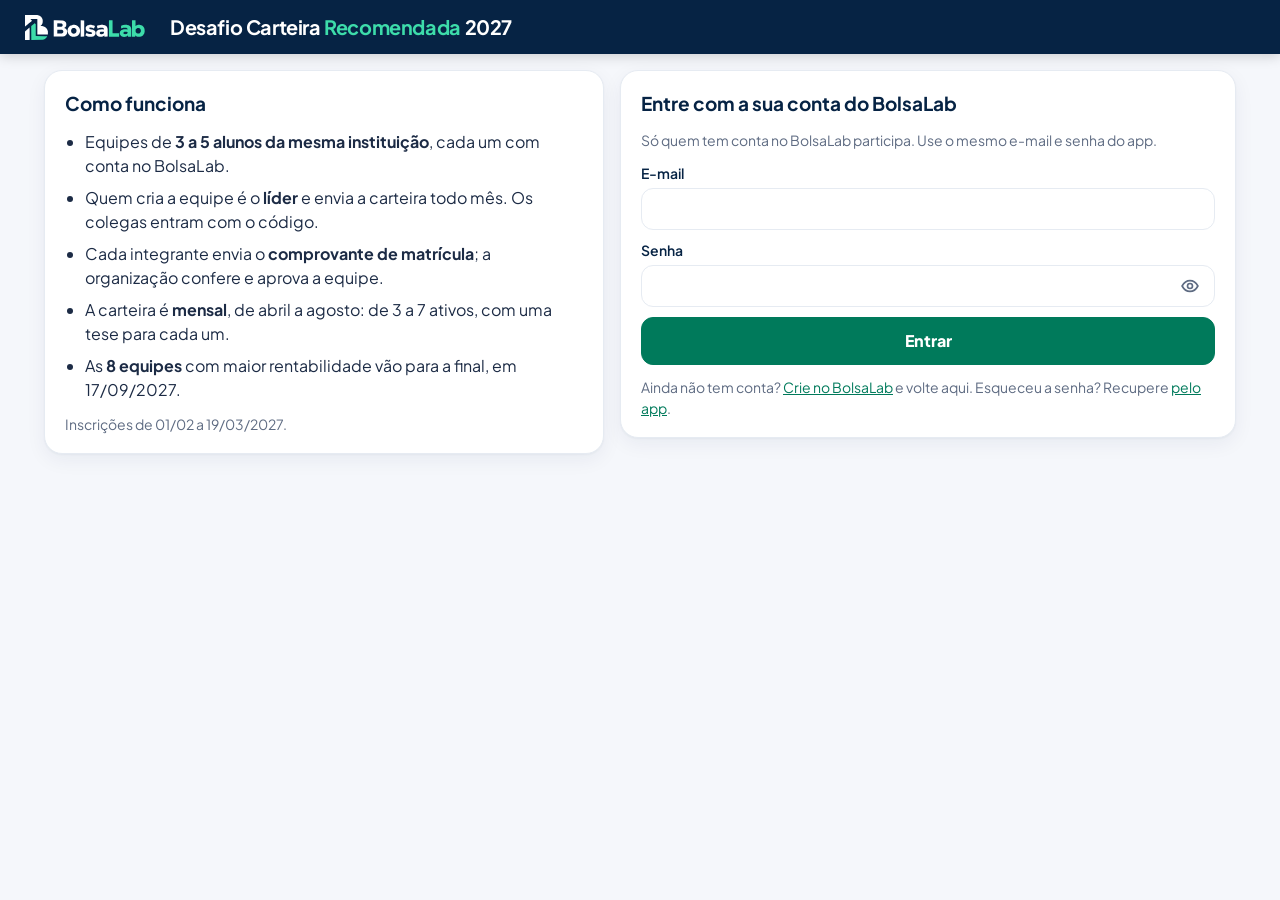
<file: previa/gestor.html>
<!doctype html>
<html lang="pt-BR">
<head>
<meta charset="utf-8">
<meta name="viewport" content="width=device-width, initial-scale=1">
<meta name="robots" content="noindex, nofollow">
<title>Organização · Desafio Carteira Recomendada 2027</title>
<link rel="icon" href="../favicon.svg" type="image/svg+xml">
<link rel="stylesheet" href="estilo.css?v=202611270001">
<style>
main.gestor { max-width: 1240px; display: grid; grid-template-columns: minmax(0, 1fr) 320px; gap: 16px; align-items: start; }
@media (max-width: 899px) { main.gestor { grid-template-columns: 1fr; } }
.numeros { display: grid; grid-template-columns: repeat(4, 1fr); gap: 10px; }
.numero { background: var(--cartao); border: 1px solid var(--linha); border-radius: 14px; padding: 12px 14px; }
.numero strong { display: block; font-size: 26px; color: var(--marinho); line-height: 1.1; }
.numero span { font-size: 13px; color: var(--suave); }
.numero.alerta strong { color: var(--ambar-texto); }
@media (max-width: 600px) { .numeros { grid-template-columns: 1fr 1fr; } }
.filtros { display: flex; gap: 10px; flex-wrap: wrap; align-items: center; }
.filtros input { flex: 1 1 260px; min-height: 44px; }
.filtros select { flex: 0 0 auto; width: auto; min-height: 44px; }
.equipe { display: grid; gap: 12px; }
.equipe-cabeca { display: flex; justify-content: space-between; gap: 12px; flex-wrap: wrap; align-items: start; }
.equipe-cabeca h2 { font-size: 18px; }
.equipe-acoes { display: flex; gap: 8px; flex-wrap: wrap; align-items: center; }
.equipe-acoes .botao { min-height: 40px; padding: 0 14px; font-size: 14px; }
.tabela { width: 100%; border-collapse: collapse; font-size: 14px; }
.tabela th { text-align: left; font-size: 12px; color: var(--suave); font-weight: 700; padding: 6px 8px; border-bottom: 1px solid var(--linha); }
.tabela td { padding: 8px; border-bottom: 1px solid var(--linha); vertical-align: middle; }
.tabela tr:last-child td { border-bottom: 0; }
.tabela .nome { font-weight: 700; color: var(--marinho); }
.tabela .acoes-comp { display: flex; gap: 6px; flex-wrap: wrap; justify-content: flex-end; }
.tabela .acoes-comp .botao { min-height: 32px; padding: 0 10px; font-size: 13px; }
.rolagem { overflow-x: auto; }
.faltam { font-size: 13px; color: var(--ambar-texto); }
.recusa { display: flex; gap: 8px; flex-wrap: wrap; }
.recusa input { flex: 1 1 220px; min-height: 40px; }
.lista-simples { list-style: none; margin: 0; padding: 0; display: grid; gap: 6px; font-size: 14px; }
.lista-simples li { display: flex; justify-content: space-between; gap: 8px; align-items: center; }
.lateral { display: grid; gap: 16px; }
.inativa { color: var(--suave); }
.aluno-link { font: inherit; font-weight: 700; color: var(--marinho); background: none; border: 0; padding: 0; cursor: pointer; text-decoration: underline; text-decoration-color: var(--linha); text-underline-offset: 3px; }
.aluno-link:hover { color: var(--verde); text-decoration-color: currentColor; }
dialog.perfil { border: 0; border-radius: 18px; padding: 0; width: min(480px, calc(100vw - 32px)); background: var(--cartao); color: var(--texto); box-shadow: 0 20px 60px rgb(0 0 0 / .3); }
dialog.perfil::backdrop { background: rgb(6 35 68 / .55); }
.perfil-topo { display: grid; grid-template-columns: 64px 1fr auto; gap: 14px; align-items: center; padding: 20px 20px 12px; }
.perfil-topo .avatar { width: 64px; height: 64px; font-size: 22px; }
.perfil-topo h2 { margin: 0; font-size: 20px; color: var(--marinho); }
.perfil-fechar { width: 40px; height: 40px; border-radius: 50%; border: 0; background: var(--fundo); color: var(--marinho); font-size: 20px; cursor: pointer; }
.perfil-corpo { padding: 0 20px 20px; display: grid; gap: 14px; }
.perfil-numeros { display: grid; grid-template-columns: repeat(3, 1fr); gap: 8px; }
.perfil-numeros div { background: var(--fundo); border-radius: 12px; padding: 10px; }
.perfil-numeros strong { display: block; font-size: 18px; color: var(--marinho); }
.perfil-numeros span { font-size: 12px; color: var(--suave); }
.perfil-dados { margin: 0; display: grid; grid-template-columns: auto 1fr; gap: 6px 14px; font-size: 14px; }
.perfil-dados dt { color: var(--suave); }
.perfil-dados dd { margin: 0; font-weight: 600; color: var(--marinho); overflow-wrap: anywhere; }
</style>
</head>
<body>
<header class="topo">
  <div class="topo-dentro">
    <div class="topo-linha">
      <a href="https://bolsalab.app/"><img src="../logo.svg" alt="BolsaLab" width="122" height="26"></a>
      <span id="topo-direita"></span>
    </div>
    <div class="topo-titulo"><h1>Desafio Carteira <em>Recomendada</em> 2027</h1>
    <p>Área da organização</p></div>
  </div>
</header>
<main id="tela" aria-live="polite"><p class="carregando">Carregando…</p></main>

<script src="supabase-2.118.0.js"></script>
<script src="olho.js?v=202611270001"></script>
<script>
// Área do professor: conferir comprovantes, aprovar ou recusar equipes, instituições e testadores.
// Tudo passa pelas funções do banco que exigem o gestor (_exigir_gestor); a página só mostra.
const sb = supabase.createClient('https://pvkhqfomfmhtdmvbzohq.supabase.co', 'sb_publishable_BfV3fJAiDJQMpwXkD8vZRw_EBL-Z95n');
const tela = document.getElementById('tela');
const esc = (s) => String(s ?? '').replace(/[&<>"']/g, (c) => ({ '&': '&amp;', '<': '&lt;', '>': '&gt;', '"': '&quot;', "'": '&#39;' }[c]));
const msgErro = (e) => (e?.message || 'Algo deu errado.').replace(/^.*?ERROR:\s*/, '');
async function rpc(nome, args) { const { data, error } = await sb.rpc(nome, args); if (error) throw error; return data; }

let estado = { equipes: [], ies: [], testadores: [], situacao: null, filtro: 'conferir', busca: '', recado: '', recadoOk: false, recusando: null };

const SITUACAO = { formando: ['Em formação', 'selo-espera'], aprovada: ['Aprovada', 'selo-ok'], recusada: ['Recusada', 'selo-nao'] };
const COMPROVANTE = { pendente: ['Sem comprovante', 'selo-espera'], enviado: ['Para conferir', 'selo-espera'], aprovado: ['Aprovado', 'selo-ok'], recusado: ['Recusado', 'selo-nao'] };

async function carregar() {
  const { data: { session } } = await sb.auth.getSession();
  if (!session) { location.replace('./'); return; }   // o login é um só: na página de inscrição
  document.getElementById('topo-direita').innerHTML = '<a class="sair" href="./?participante" style="text-decoration:none">Ver como participante</a> <button class="sair" id="sair">Sair</button>';
  document.getElementById('sair').onclick = async () => { await sb.auth.signOut(); location.replace('./'); };
  try {
    const situacao = await rpc('desafio_situacao');
    if (!situacao?.gestor) {
      tela.className = 'estreito';
      tela.innerHTML = '<section class="cartao"><h2>Área só da organização</h2><p>Esta conta não é a do gestor. <a href="./">Ir para a inscrição</a>.</p></section>';
      return;
    }
    const [equipes, ies, testadores] = await Promise.all([
      rpc('desafio_gestor_equipes'),
      sb.from('desafio_ies').select('id, nome, sigla, ativa').order('nome').then((r) => r.data ?? []),
      rpc('desafio_gestor_testadores'),
    ]);
    const avisos = await rpc('desafio_gestor_avisos').catch(() => []);
    Object.assign(estado, { situacao, equipes: equipes ?? [], ies, testadores: testadores ?? [], avisos: avisos ?? [] });
  } catch (e) { estado.recado = msgErro(e); }
  desenhar();
}


// ---------------------------------------------------------------- situação de cada equipe
function analisar(e) {
  const m = e.integrantes ?? [];
  const faltas = [];
  if (m.length < 3) faltas.push(`faltam ${3 - m.length} integrante(s)`);
  const semComp = m.filter((x) => x.comprovante_situacao === 'pendente').length;
  if (semComp) faltas.push(`${semComp} sem comprovante`);
  const conferir = m.filter((x) => x.comprovante_situacao === 'enviado').length;
  if (conferir) faltas.push(`${conferir} comprovante(s) para conferir`);
  const recusados = m.filter((x) => x.comprovante_situacao === 'recusado').length;
  if (recusados) faltas.push(`${recusados} comprovante(s) recusado(s)`);
  const semCpf = m.filter((x) => !x.cpf).length;
  if (semCpf) faltas.push(`${semCpf} sem CPF`);
  const outraIes = m.filter((x) => !x.ies_ok).length;
  if (outraIes) faltas.push(`${outraIes} com instituição diferente ou não declarada`);
  return { faltas, conferir, pronta: e.situacao === 'formando' && faltas.length === 0 };
}

function filtradas() {
  const b = estado.busca.trim().toLowerCase(), bNum = b.replace(/\D/g, '');
  return estado.equipes.filter((e) => {
    const a = analisar(e);
    if (estado.filtro === 'conferir' && !(a.conferir || a.pronta)) return false;
    if (['formando', 'aprovada', 'recusada'].includes(estado.filtro) && e.situacao !== estado.filtro) return false;
    if (!b) return true;
    const texto = [e.nome, e.ies, e.codigo, ...(e.integrantes ?? []).flatMap((m) => [m.nome, m.email, m.curso])].join(' ').toLowerCase();
    return texto.includes(b) || (bNum.length >= 3 && (e.integrantes ?? []).some((m) => (m.cpf ?? '').replace(/\D/g, '').includes(bNum)));
  });
}

// ---------------------------------------------------------------- desenho
function desenhar() {
  const s = estado;
  tela.className = 'gestor';
  const todos = s.equipes.flatMap((e) => e.integrantes ?? []);
  const conferir = todos.filter((m) => m.comprovante_situacao === 'enviado').length;
  const prontas = s.equipes.filter((e) => analisar(e).pronta).length;
  const lista = filtradas();
  const recado = s.recado ? `<p class="${s.recadoOk ? 'ok' : 'erro'}" role="alert" style="grid-column:1/-1">${esc(s.recado)}</p>` : '';
  s.recado = ''; s.recadoOk = false;

  tela.innerHTML = recado + `<div style="display:grid;gap:16px;min-width:0">
    <div class="numeros">
      <div class="numero"><strong>${s.equipes.length}</strong><span>equipes</span></div>
      <div class="numero"><strong>${s.equipes.filter((e) => e.situacao === 'aprovada').length}</strong><span>aprovadas</span></div>
      <div class="numero"><strong>${todos.length}</strong><span>alunos inscritos</span></div>
      <div class="numero ${conferir + prontas ? 'alerta' : ''}"><strong>${conferir + prontas}</strong><span>esperando você</span></div>
    </div>
    <div class="filtros">
      <input type="search" id="busca" placeholder="Buscar equipe, aluno, e-mail, CPF ou instituição" value="${esc(s.busca)}">
      <select id="filtro" aria-label="Mostrar">
        ${[['conferir', 'Esperando você'], ['todas', 'Todas'], ['formando', 'Em formação'], ['aprovada', 'Aprovadas'], ['recusada', 'Recusadas']]
          .map(([v, t]) => `<option value="${v}" ${s.filtro === v ? 'selected' : ''}>${t}</option>`).join('')}
      </select>
    </div>
    ${lista.length ? lista.map(htmlEquipe).join('') : `<section class="cartao"><p class="suave">${s.filtro === 'conferir' ? 'Nada esperando você agora.' : 'Nenhuma equipe encontrada.'}</p></section>`}
  </div>
  <aside class="lateral">${htmlSituacao()}${htmlAvisosGestor()}${htmlIes()}${htmlTestadores()}</aside>`;
  ligar();
}

function htmlEquipe(e) {
  const [sit, sc] = SITUACAO[e.situacao] ?? [e.situacao, 'selo-espera'];
  const a = analisar(e);
  const membros = [...(e.integrantes ?? [])].sort((x, y) => y.lider - x.lider);
  return `<section class="cartao equipe">
    <div class="equipe-cabeca">
      <div><h2>${esc(e.nome)} <span class="selo ${sc}">${sit}</span></h2>
        <p class="suave">${esc(e.ies)} · ${membros.length} de 5 · criada em ${new Date(e.criada_em).toLocaleDateString('pt-BR')} · código ${esc(e.codigo)}</p>
        ${e.situacao === 'recusada' && e.motivo ? `<p class="faltam">Motivo: ${esc(e.motivo)}</p>` : ''}
        ${e.situacao === 'formando' && a.faltas.length ? `<p class="faltam">Falta: ${a.faltas.join(' · ')}</p>` : ''}
      </div>
      <div class="equipe-acoes">
        ${e.situacao !== 'aprovada' ? `<button class="botao botao-principal" data-aprovar="${e.id}" ${a.pronta ? '' : 'disabled title="A equipe ainda não cumpre todos os requisitos"'}>Aprovar equipe</button>` : ''}
        ${e.situacao !== 'recusada' ? `<button class="botao botao-perigo" data-recusar-equipe="${e.id}">Recusar</button>` : ''}
        ${e.situacao !== 'formando' ? `<button class="botao" data-reabrir="${e.id}">Voltar para formação</button>` : ''}
      </div>
    </div>
    ${estado.recusando === e.id ? `<form class="recusa" data-form-recusa="${e.id}">
      <input name="motivo" required minlength="5" placeholder="Motivo da recusa (a equipe vê)" autofocus>
      <button class="botao botao-perigo">Confirmar recusa</button>
      <button class="botao" type="button" data-cancelar-recusa>Cancelar</button>
    </form>` : ''}
    <div class="rolagem"><table class="tabela">
      <thead><tr><th>Aluno</th><th>CPF</th><th>Instituição declarada</th><th>Curso</th><th>Comprovante</th><th></th></tr></thead>
      <tbody>${membros.map((m) => {
        const [ct, cc] = COMPROVANTE[m.comprovante_situacao] ?? [m.comprovante_situacao, 'selo-espera'];
        return `<tr>
          <td><button class="aluno-link" data-perfil="${m.user_id}" data-equipe="${e.id}">${esc(m.nome || 'Sem nome')}</button>${m.lider ? ' <span class="selo-lider">Líder</span>' : ''}<div class="suave">${esc(m.email)}</div></td>
          <td style="white-space:nowrap">${m.cpf ? esc(m.cpf) : '<span class="faltam">falta</span>'}</td>
          <td>${m.ies_ok ? `<span class="selo selo-ok">${esc(m.ies_declarada)}</span>` : m.ies_declarada ? `<span class="selo selo-nao">${esc(m.ies_declarada)}</span>` : '<span class="faltam">não declarou</span>'}
            ${htmlNoApp(m, e)}</td>
          <td>${esc(m.curso)}<div class="suave">${esc(m.periodo)} período</div></td>
          <td><span class="selo ${cc}">${ct}</span></td>
          <td><div class="acoes-comp">
            ${m.comprovante ? `<button class="botao" data-ver="${esc(m.comprovante)}">Ver</button>` : ''}
            ${m.comprovante && m.comprovante_situacao !== 'aprovado' ? `<button class="botao" data-comp="${m.user_id}" data-sit="aprovado">Aprovar</button>` : ''}
            ${m.comprovante && m.comprovante_situacao !== 'recusado' ? `<button class="botao botao-perigo" data-comp="${m.user_id}" data-sit="recusado">Recusar</button>` : ''}
          </div></td>
        </tr>`; }).join('')}</tbody>
    </table></div>
  </section>`;
}

function htmlSituacao() {
  const s = estado.situacao;
  const fim = new Date(s.inscricoes_fim).toLocaleDateString('pt-BR'), ini = new Date(s.inscricoes_inicio).toLocaleDateString('pt-BR');
  return `<section class="cartao">
    <h2>Situação</h2>
    <p>${s.liberado ? '<span class="selo selo-ok">Desafio liberado</span>' : '<span class="selo selo-espera">Fechado: só testadores</span>'}</p>
    <p class="suave">Inscrições de ${ini} a ${fim}${s.inscricoes_abertas ? ' (abertas agora)' : ''}.</p>
    <p class="suave">Para liberar para todos, rode no SQL Editor: <code>select desafio_gestor_liberar(true);</code></p>
  </section>`;
}
function htmlAvisosGestor() {
  return `<section class="cartao">
    <h2>Avisos</h2>
    <form id="novo-aviso" style="display:grid;gap:8px">
      <input name="titulo" required maxlength="120" placeholder="Título">
      <textarea name="texto" required rows="3" maxlength="4000" placeholder="Aviso para as equipes"></textarea>
      <select name="equipe" aria-label="Para quem"><option value="">Todas as equipes</option>
        ${estado.equipes.map((e) => `<option value="${e.id}">Só ${esc(e.nome)}</option>`).join('')}</select>
      <button class="botao botao-principal">Publicar aviso</button>
    </form>
    <ul class="lista-simples">${(estado.avisos ?? []).map((a) => `<li><span><strong>${esc(a.titulo)}</strong><br><span class="suave">${new Date(a.criado_em).toLocaleDateString('pt-BR')} · ${a.equipe ? 'só ' + esc(a.equipe) : 'todas'}</span></span>
      <button class="botao-link botao-perigo" data-apagar-aviso="${a.id}">Apagar</button></li>`).join('')}</ul>
  </section>`;
}
function htmlIes() {
  return `<section class="cartao">
    <h2>Instituições</h2>
    <p class="suave">A mesma lista do app. Só as marcadas "no desafio" aparecem na inscrição.</p>
    <ul class="lista-simples">${estado.ies.map((i) => `<li><span class="${i.ativa ? '' : 'inativa'}">${esc(i.nome)}${i.sigla ? ` (${esc(i.sigla)})` : ''}</span>
      <button class="botao-link ${i.ativa ? 'botao-perigo' : ''}" data-ies="${i.id}" data-ativa="${!i.ativa}">${i.ativa ? 'Tirar do desafio' : 'Pôr no desafio'}</button></li>`).join('') || '<li class="suave">Nenhuma cadastrada.</li>'}</ul>
    <form id="nova-ies" style="display:grid;gap:8px">
      <input name="nome" required placeholder="Nome da instituição">
      <div style="display:flex;gap:8px"><input name="sigla" placeholder="Sigla" style="flex:1"><button class="botao">Adicionar</button></div>
    </form>
  </section>`;
}
function htmlTestadores() {
  return `<section class="cartao">
    <h2>Testadores</h2>
    <p class="suave">Com o desafio fechado, só estes e-mails conseguem se inscrever.</p>
    <ul class="lista-simples">${estado.testadores.map((t) => `<li><span>${esc(t.email)}${t.tem_conta ? '' : ' <span class="faltam">(sem conta)</span>'}</span>
      <button class="botao-link botao-perigo" data-tirar="${esc(t.email)}">Tirar</button></li>`).join('') || '<li class="suave">Nenhum.</li>'}</ul>
    <form id="novo-testador" style="display:flex;gap:8px"><input name="email" type="email" required placeholder="e-mail" style="flex:1"><button class="botao">Incluir</button></form>
  </section>`;
}

// a universidade do perfil do app parece a mesma da equipe? (texto livre: compara sem acento e maiúsculas)
const normal = (t) => String(t ?? '').normalize('NFD').replace(/[\u0300-\u036f]/g, '').toUpperCase().replace(/[^A-Z0-9 ]/g, ' ').replace(/\s+/g, ' ').trim();
function bateIes(perfil, e) {
  const p = normal(perfil), alvo = [normal(e.ies), normal(e.ies_sigla)].filter(Boolean);
  return !p || alvo.some((a) => a === p || a.split(' ').includes(p) || a.includes(p) || p.includes(a));
}

// a instituição do perfil do app: pelo id (060); sem id, pelo texto
function htmlNoApp(m, e) {
  if (!m.universidade_perfil && !m.perfil_ies) return '<div class="suave">no app: não informou</div>';
  const ok = m.perfil_ies_ok ?? (m.perfil_ies === undefined ? bateIes(m.universidade_perfil, e) : false);
  const nome = m.perfil_ies || m.universidade_perfil;
  const fora = m.perfil_ies === null && m.universidade_perfil ? ' (fora da lista)' : '';
  return `<div class="${ok ? 'suave' : 'faltam'}" title="Instituição do perfil do app BolsaLab (não é a declaração do desafio)">no app: ${esc(nome)}${fora}${ok ? '' : ' ⚠ diferente'}</div>`;
}

// ---------------------------------------------------------------- perfil do aluno
const pct = (v) => v == null ? '–' : `${v > 0 ? '+' : ''}${Number(v).toFixed(2).replace('.', ',')}%`;
async function abrirPerfil(userId, equipeId) {
  const equipe = estado.equipes.find((e) => e.id === equipeId);
  const m = (equipe?.integrantes ?? []).find((x) => x.user_id === userId) ?? {};
  const d = document.createElement('dialog');
  d.className = 'perfil';
  d.setAttribute('aria-labelledby', 'perfil-nome');
  d.innerHTML = '<p class="carregando">Carregando…</p>';
  document.body.append(d);
  d.addEventListener('close', () => d.remove());
  d.addEventListener('click', (ev) => { if (ev.target === d) d.close(); });
  d.showModal();
  let p = {};
  try { p = await rpc('perfil_publico', { p_user: userId }); } catch (e) { p = { erro: msgErro(e) }; }
  const iniciais = esc((m.nome || '?').split(' ').map((x) => x[0]).slice(0, 2).join('').toUpperCase());
  const criado = p.criado_em ? new Date(p.criado_em).toLocaleDateString('pt-BR') : '–';
  d.innerHTML = `<div class="perfil-topo">
      <span class="avatar">${p.foto_url ? `<img src="${esc(p.foto_url)}" alt="">` : iniciais}</span>
      <div><h2 id="perfil-nome">${esc(p.nome || m.nome || 'Sem nome')}</h2>
        <p class="suave">${esc(equipe?.nome ?? '')}${m.lider ? ' · líder' : ''}</p></div>
      <button class="perfil-fechar" aria-label="Fechar">×</button>
    </div>
    <div class="perfil-corpo">
      ${p.erro ? `<p class="erro">${esc(p.erro)}</p>` : `<div class="perfil-numeros">
        <div><strong>${p.posicao ? `${p.posicao}º` : '–'}</strong><span>no ranking${p.participantes ? ` de ${p.participantes}` : ''}</span></div>
        <div><strong>${pct(p.rentabilidade_pct)}</strong><span>rentabilidade</span></div>
        <div><strong>${p.operacoes ?? 0}</strong><span>operações</span></div>
      </div>`}
      <dl class="perfil-dados">
        <dt>E-mail</dt><dd>${esc(m.email)}</dd>
        <dt>CPF</dt><dd>${esc(m.cpf || 'não informado')}</dd>
        <dt>Desafio</dt><dd>${esc(m.curso)} · ${esc(m.periodo)} período · ${esc(m.ies_declarada || 'instituição não declarada')}</dd>
        <dt>Perfil BolsaLab</dt><dd>${esc([p.curso, p.universidade].filter(Boolean).join(' · ') || 'sem curso e universidade')}</dd>
        <dt>Conta desde</dt><dd>${criado}</dd>
        <dt>Grupos</dt><dd>${esc((p.grupos ?? []).join(', ') || 'nenhum')}</dd>
        <dt>Mais negociado</dt><dd>${p.favorito ? `${esc(p.favorito.ativo)} (${p.favorito.ordens} ordens)` : '–'}</dd>
      </dl>
    </div>`;
  d.querySelector('.perfil-fechar').onclick = () => d.close();
}

// ---------------------------------------------------------------- ações
async function acao(fazer, sucesso) {
  tela.querySelectorAll('button').forEach((b) => (b.disabled = true));
  try { await fazer(); estado.recado = sucesso; estado.recadoOk = true; }
  catch (e) { estado.recado = msgErro(e); }
  await carregar();
}
function ligar() {
  tela.querySelectorAll('[data-perfil]').forEach((b) => b.onclick = () => abrirPerfil(b.dataset.perfil, Number(b.dataset.equipe)));
  const busca = document.getElementById('busca');
  busca.oninput = () => { estado.busca = busca.value; const pos = busca.selectionStart; desenhar(); const n = document.getElementById('busca'); n.focus(); n.setSelectionRange(pos, pos); };
  document.getElementById('filtro').onchange = (ev) => { estado.filtro = ev.target.value; desenhar(); };
  tela.querySelectorAll('[data-ver]').forEach((b) => b.onclick = async () => {
    const janela = window.open('', '_blank');
    const { data, error } = await sb.storage.from('desafio-comprovantes').createSignedUrl(b.dataset.ver, 300);
    if (error) { janela?.close(); estado.recado = 'Não consegui abrir o comprovante: ' + msgErro(error); return desenhar(); }
    if (janela) janela.location = data.signedUrl; else location.href = data.signedUrl;
  });
  tela.querySelectorAll('[data-comp]').forEach((b) => b.onclick = () =>
    acao(() => rpc('desafio_gestor_comprovante', { p_user_id: b.dataset.comp, p_situacao: b.dataset.sit }), b.dataset.sit === 'aprovado' ? 'Comprovante aprovado.' : 'Comprovante recusado. O aluno pode enviar outro.'));
  tela.querySelectorAll('[data-aprovar]').forEach((b) => b.onclick = () =>
    acao(() => rpc('desafio_gestor_situacao_equipe', { p_equipe_id: Number(b.dataset.aprovar), p_situacao: 'aprovada' }), 'Equipe aprovada.'));
  tela.querySelectorAll('[data-reabrir]').forEach((b) => b.onclick = () =>
    acao(() => rpc('desafio_gestor_situacao_equipe', { p_equipe_id: Number(b.dataset.reabrir), p_situacao: 'formando' }), 'Equipe voltou para formação.'));
  tela.querySelectorAll('[data-recusar-equipe]').forEach((b) => b.onclick = () => { estado.recusando = Number(b.dataset.recusarEquipe); desenhar(); });
  tela.querySelector('[data-cancelar-recusa]')?.addEventListener('click', () => { estado.recusando = null; desenhar(); });
  tela.querySelectorAll('[data-form-recusa]').forEach((f) => f.onsubmit = (ev) => {
    ev.preventDefault();
    const id = Number(f.dataset.formRecusa), motivo = new FormData(f).get('motivo');
    estado.recusando = null;
    acao(() => rpc('desafio_gestor_situacao_equipe', { p_equipe_id: id, p_situacao: 'recusada', p_motivo: motivo }), 'Equipe recusada.');
  });
  tela.querySelectorAll('[data-ies]').forEach((b) => b.onclick = () =>
    acao(() => rpc('desafio_gestor_ies_ativa', { p_id: Number(b.dataset.ies), p_ativa: b.dataset.ativa === 'true' }), 'Instituição atualizada.'));
  document.getElementById('novo-aviso').onsubmit = (ev) => {
    ev.preventDefault(); const f = new FormData(ev.target);
    acao(() => rpc('desafio_gestor_aviso', { p_titulo: f.get('titulo'), p_texto: f.get('texto'), p_equipe_id: Number(f.get('equipe')) || null }), 'Aviso publicado.');
  };
  tela.querySelectorAll('[data-apagar-aviso]').forEach((b) => b.onclick = () => {
    if (!b.dataset.confirmar) { b.dataset.confirmar = '1'; b.textContent = 'Apagar mesmo?'; return; }
    acao(() => rpc('desafio_gestor_apagar_aviso', { p_id: Number(b.dataset.apagarAviso) }), 'Aviso apagado.');
  });
  document.getElementById('nova-ies').onsubmit = (ev) => {
    ev.preventDefault(); const f = new FormData(ev.target);
    acao(() => rpc('desafio_gestor_ies', { p_nome: f.get('nome'), p_sigla: f.get('sigla') }), 'Instituição no desafio (se já existia pela sigla ou nome, foi só ativada).');
  };
  tela.querySelectorAll('[data-tirar]').forEach((b) => b.onclick = () =>
    acao(() => rpc('desafio_gestor_testador', { p_email: b.dataset.tirar, p_incluir: false }), 'Testador retirado.'));
  document.getElementById('novo-testador').onsubmit = (ev) => {
    ev.preventDefault(); const f = new FormData(ev.target);
    acao(() => rpc('desafio_gestor_testador', { p_email: f.get('email'), p_incluir: true }), 'Testador incluído.');
  };
}

carregar();
</script>
</body>
</html>
</file>
<file: previa/estilo.css>
@font-face { font-family: 'Jakarta'; src: url(../fontes/plus-jakarta-sans-latin-wght-normal.woff2) format('woff2'); font-weight: 200 800; font-display: swap; }
@font-face { font-family: 'Jakarta'; src: url(../fontes/plus-jakarta-sans-latin-ext-wght-normal.woff2) format('woff2'); font-weight: 200 800; font-display: swap; unicode-range: U+0100-024F; }
:root {
  --fundo: #F5F7FB; --cartao: #FFFFFF; --marinho: #062344; --texto: #1C2B45; --suave: #5E6B82; --linha: #E6EBF2;
  --verde: #007A5B; --verde-claro: #3DDCAA; --verde-fundo: #E2F4EE; --verde-texto: #006B50;
  --ambar-fundo: #FFF6DB; --ambar-texto: #8A5A00; --vermelho: #C53030; --vermelho-fundo: #FDECEC; --campo: #FFFFFF;
  --sombra: 0 1px 2px rgb(16 40 80 / .04), 0 6px 20px rgb(16 40 80 / .06);
}
@media (prefers-color-scheme: dark) {
  :root:not([data-theme="light"]) {
    --fundo: #0C1424; --cartao: #142036; --marinho: #E8EEF8; --texto: #DCE4F0; --suave: #9DAAC0; --linha: #24324D;
    --verde: #2FC496; --verde-fundo: #12382F; --verde-texto: #8ED6BD; --ambar-fundo: #3A2E0F; --ambar-texto: #F5C451;
    --vermelho: #F08080; --vermelho-fundo: #3A1A1D; --campo: #0F1A2E; --sombra: none;
  }
}
* { box-sizing: border-box; }
html, body { margin: 0; }
body { background: var(--fundo); color: var(--texto); font-family: 'Jakarta', system-ui, sans-serif; font-size: 16px; line-height: 1.5; }
a { color: var(--verde); }
.topo { background: #062344; color: #fff; padding: 18px 16px 26px; }
.topo-dentro { max-width: 640px; margin: 0 auto; }
.topo-linha { display: flex; justify-content: space-between; align-items: center; gap: 12px; }
.topo img { height: 26px; display: block; }
.topo h1 { margin: 18px 0 4px; font-size: clamp(24px, 6vw, 32px); line-height: 1.1; letter-spacing: -0.02em; }
.topo h1 em { font-style: normal; color: #3DDCAA; }
.topo p { margin: 0; color: #B9C7DD; }
.faixa-teste { display: inline-block; font-size: 12px; font-weight: 800; letter-spacing: 1px; background: #F5C451; color: #062344; padding: 3px 10px; border-radius: 999px; }
.sair { background: none; border: 1px solid rgba(255,255,255,.3); color: #fff; border-radius: 10px; padding: 6px 12px; font: inherit; font-size: 14px; cursor: pointer; }
main { max-width: 640px; margin: -12px auto 0; padding: 0 16px 48px; display: grid; gap: 16px; }
.cartao { background: var(--cartao); border-radius: 18px; box-shadow: var(--sombra); padding: 20px; display: grid; gap: 14px; border: 1px solid var(--linha); }
.cartao h2 { margin: 0; font-size: 19px; color: var(--marinho); }
.cartao p { margin: 0; }
.suave { color: var(--suave); font-size: 14px; }
label { display: grid; gap: 6px; font-weight: 600; font-size: 14px; color: var(--marinho); }
input, select { font: inherit; font-weight: 500; color: var(--texto); background: var(--campo); border: 1.5px solid var(--linha); border-radius: 12px; padding: 12px 14px; min-height: 48px; width: 100%; }
input:focus, select:focus { outline: 3px solid color-mix(in srgb, var(--verde) 35%, transparent); border-color: var(--verde); }
.dupla { display: grid; grid-template-columns: 1fr 1fr; gap: 12px; }
.trio { display: grid; grid-template-columns: 1.3fr .7fr 1.2fr; gap: 12px; }
@media (max-width: 600px) { .trio { grid-template-columns: 1fr 1fr; } .trio label:last-child { grid-column: 1 / -1; } }
.botao { font: inherit; font-weight: 800; border: 1.5px solid var(--linha); background: var(--cartao); color: var(--marinho); border-radius: 12px; min-height: 48px; padding: 0 18px; cursor: pointer; }
.botao-principal { background: var(--verde); border-color: var(--verde); color: #fff; }
@media (prefers-color-scheme: dark) { :root:not([data-theme="light"]) .botao-principal { color: #062344; } }
.botao-perigo { color: var(--vermelho); }
.botao:disabled { opacity: .5; cursor: default; }
.botao-link { background: none; border: 0; color: var(--verde); font: inherit; font-weight: 700; cursor: pointer; padding: 0; text-decoration: underline; }
.erro { background: var(--vermelho-fundo); color: var(--vermelho); padding: 10px 14px; border-radius: 12px; font-weight: 600; font-size: 14px; }
.ok { background: var(--verde-fundo); color: var(--verde-texto); padding: 10px 14px; border-radius: 12px; font-weight: 600; font-size: 14px; }
.abas { display: grid; grid-template-columns: 1fr 1fr; background: var(--linha); border-radius: 12px; padding: 4px; gap: 4px; }
.abas button { font: inherit; font-weight: 700; border: 0; border-radius: 9px; padding: 10px; background: none; color: var(--suave); cursor: pointer; }
.abas button[aria-selected="true"] { background: var(--cartao); color: var(--marinho); box-shadow: var(--sombra); }
.selo { display: inline-block; font-size: 12px; font-weight: 800; padding: 3px 10px; border-radius: 999px; }
.selo-ok { background: var(--verde-fundo); color: var(--verde-texto); }
.selo-espera { background: var(--ambar-fundo); color: var(--ambar-texto); }
.selo-nao { background: var(--vermelho-fundo); color: var(--vermelho); }
.equipe-topo { display: flex; justify-content: space-between; align-items: start; gap: 12px; flex-wrap: wrap; }
.codigo { display: flex; align-items: center; gap: 10px; flex-wrap: wrap; background: var(--fundo); border: 1.5px dashed var(--linha); border-radius: 12px; padding: 12px 14px; }
.codigo { justify-content: space-between; padding: 8px 8px 8px 14px; }
.codigo .botao { min-height: 38px; padding: 0 12px; font-size: 14px; }
.codigo strong { font-size: 20px; letter-spacing: 2px; color: var(--marinho); font-variant-numeric: tabular-nums; }
.integrantes { list-style: none; margin: 0; padding: 0; }
.integrantes li { display: grid; grid-template-columns: 40px 1fr auto; gap: 12px; align-items: center; padding: 12px 0; border-top: 1px solid var(--linha); }
.integrantes li:first-child { border-top: 0; }
.integrantes li.eh-lider { background: var(--verde-fundo); border: 1.5px solid var(--verde); border-radius: 12px; padding-left: 10px; padding-right: 10px; margin: 2px 0 6px; }
.integrantes li.eh-lider + li { border-top: 0; }
.integrantes li.eh-lider .avatar { background: var(--verde); color: var(--cartao); box-shadow: 0 0 0 3px var(--cartao); }
.selo-lider { display: inline-flex; align-items: center; gap: 4px; margin-left: 6px; vertical-align: 2px; font-size: 11px; font-weight: 800; letter-spacing: .5px; text-transform: uppercase; color: var(--cartao); background: var(--verde); padding: 2px 8px; border-radius: 999px; }
.avatar { width: 40px; height: 40px; border-radius: 50%; background: var(--verde-fundo); color: var(--verde-texto); display: grid; place-items: center; font-weight: 800; overflow: hidden; }
.avatar img { width: 100%; height: 100%; object-fit: cover; }
.integrantes .nome { font-weight: 700; color: var(--marinho); }
.acoes-membro { display: flex; gap: 8px; flex-wrap: wrap; margin-top: 4px; }
.acoes-membro button { font-size: 13px; }
.passos { margin: 0; padding-left: 20px; display: grid; gap: 6px; }
.passos li.feito { color: var(--suave); text-decoration: line-through; }
.carregando { text-align: center; color: var(--suave); padding: 40px 0; }
.sr { position: absolute; width: 1px; height: 1px; overflow: hidden; clip: rect(0 0 0 0); }
@media (max-width: 480px) { .dupla { grid-template-columns: 1fr; } }
/* computador: cabeçalho numa linha e cartões lado a lado, tudo cabendo na tela */
@media (min-width: 900px) {
  .topo { padding: 14px 24px; }
  .topo-dentro { max-width: 1240px; display: grid; grid-template-columns: auto 1fr auto; align-items: center; gap: 24px; }
  .topo-linha { display: contents; }
  .topo-linha > a { order: 1; } #topo-direita { order: 3; }
    .topo h1 { margin: 0; font-size: 22px; }
  .topo-titulo p { display: none; }
  .topo-titulo { order: 2; }
  main { max-width: 1240px; margin: 20px auto 0; padding: 0 24px 24px; align-items: start; }
  main.colunas-2 { grid-template-columns: minmax(0, 1fr) minmax(0, 1.1fr); }
  main.colunas-3 { grid-template-columns: minmax(0, 1.05fr) minmax(0, 1fr) minmax(0, .95fr); }
  main > .erro, main > .ok { grid-column: 1 / -1; }
  main.estreito { max-width: 680px; }
  .pilha { display: grid; gap: 16px; align-content: start; }
  .cartao { padding: 18px 20px; gap: 12px; }
  .integrantes li { padding: 8px 0; grid-template-columns: 34px 1fr auto; }
  .avatar { width: 34px; height: 34px; font-size: 13px; }
  .passos { gap: 0; font-size: 14px; }
  .convidar-caixa { padding: 10px 12px; }
  .convidar-titulo { margin-bottom: 6px; }
  main { margin-top: 16px; padding-bottom: 16px; gap: 16px; }
  input, select { min-height: 42px; padding: 8px 12px; }
  label { gap: 4px; }
  form.cartao { gap: 10px !important; }
  main.colunas-3 { grid-template-columns: minmax(0, .95fr) minmax(0, 1.4fr) minmax(0, .8fr); }
  .integrantes .suave { display: inline; }
  .acoes-membro { display: inline-flex; margin: 0 0 0 10px; gap: 10px; }
}
.como { margin: 0; padding-left: 20px; display: grid; gap: 8px; }
.busca { position: relative; }
.convidar-caixa { background: var(--verde-fundo); border: 2px solid var(--verde); border-radius: 14px; padding: 12px; }
.convidar-titulo { font-size: 16px; font-weight: 800; color: var(--verde-texto); margin-bottom: 8px; }
.convidar-campo { position: relative; }
.convidar-campo svg { position: absolute; left: 14px; top: 50%; transform: translateY(-50%); color: var(--verde); pointer-events: none; }
.convidar-campo input { padding-left: 44px; min-height: 50px; font-size: 16px; border: 2px solid var(--verde); background: var(--campo); }
.sugestoes[hidden] { display: none; }
.convidar-caixa .sugestoes { top: auto; margin-top: 6px; left: 12px; right: 12px; }
.convidar-caixa #busca-dica { color: var(--verde-texto); }
.sugestoes { position: absolute; left: 0; right: 0; top: 52px; z-index: 5; list-style: none; margin: 0; padding: 4px; border: 1.5px solid var(--linha); border-radius: 12px; background: var(--cartao); box-shadow: var(--sombra); display: grid; gap: 2px; }
.sugestoes li { display: grid; grid-template-columns: 34px 1fr auto; gap: 10px; align-items: center; padding: 6px 8px; border-radius: 8px; }
.sugestoes li:hover { background: var(--fundo); }
.sugestoes .avatar { width: 34px; height: 34px; font-size: 13px; }
.sugestoes .botao { min-height: 36px; padding: 0 12px; font-size: 14px; }
.sugestoes .sugestao-vazia { display: block; color: var(--suave); font-size: 14px; }
.convite-recebido { display: grid; gap: 10px; padding: 14px; border: 1.5px solid var(--linha); border-radius: 14px; }
.convite-destaque { border-color: var(--verde); }
.convite-quem { display: grid; grid-template-columns: 40px 1fr; gap: 10px; align-items: center; }
.convite-botoes { display: grid; grid-template-columns: 2fr 1fr; gap: 10px; }
dialog.pergunta { border: 0; border-radius: 18px; padding: 24px; width: min(440px, calc(100vw - 32px)); background: var(--cartao); color: var(--texto); box-shadow: 0 20px 60px rgb(0 0 0 / .3); }
dialog.pergunta::backdrop { background: rgb(6 35 68 / .55); }
dialog.pergunta h2 { margin: 0 0 10px; font-size: 20px; color: var(--marinho); }
dialog.pergunta p { margin: 0 0 10px; }
.pergunta-botoes { display: grid; gap: 10px; margin-top: 16px; }
.pergunta-botoes .botao-link { justify-self: center; margin-top: 2px; }
/* campo de senha com o olho para mostrar ou esconder */
.campo-senha { position: relative; display: block; }
.campo-senha input { padding-right: 50px; }
.campo-senha-olho { position: absolute; right: 4px; top: 50%; transform: translateY(-50%); width: 42px; height: 42px; display: grid; place-items: center; border: 0; background: transparent; color: var(--suave); border-radius: 10px; cursor: pointer; }
.campo-senha-olho:hover, .campo-senha-olho[aria-pressed="true"] { color: var(--verde); }
/* abas no topo (Equipe | Carteira) */
#topo-direita { display: flex; align-items: center; gap: 8px; flex-wrap: wrap; justify-content: flex-end; }
.abas-topo { display: inline-flex; background: rgba(255,255,255,.1); border-radius: 12px; padding: 3px; gap: 2px; margin-right: 6px; }
.abas-topo button { font: inherit; font-weight: 700; font-size: 14px; border: 0; background: none; color: #B9C7DD; padding: 6px 14px; border-radius: 9px; cursor: pointer; }
.abas-topo button[aria-current="page"] { background: #3DDCAA; color: #062344; }
/* editor da carteira */
main.carteira-grade { display: grid; gap: 16px; align-items: start; }
@media (min-width: 900px) { main.carteira-grade { grid-template-columns: minmax(0, 1fr) minmax(0, 1.35fr) minmax(0, .85fr); } }
main.carteira-grade > .erro, main.carteira-grade > .ok { grid-column: 1 / -1; }
.carteira-cabeca select { justify-self: start; width: auto; min-height: 40px; font-weight: 800; color: var(--marinho); }
.carteira-cabeca strong { font-size: 17px; color: var(--marinho); }
.posicoes { list-style: none; margin: 0; padding: 0; display: grid; gap: 6px; }
.posicoes li { display: grid; grid-template-columns: 1fr 64px 14px; gap: 6px; align-items: center; border: 1.5px solid var(--linha); border-radius: 12px; padding: 4px 8px 4px 4px; }
.posicoes li.ativa { border-color: var(--verde); background: var(--verde-fundo); }
.posicao-abrir { font: inherit; text-align: left; background: none; border: 0; padding: 6px 8px; border-radius: 9px; cursor: pointer; color: var(--texto); display: flex; flex-wrap: wrap; gap: 0 8px; align-items: baseline; }
.posicao-abrir strong { color: var(--marinho); }
.posicao-abrir .suave { font-size: 12px; }
.tese-estado { margin-left: auto; font-size: 12px; font-weight: 700; color: var(--ambar-texto); }
.tese-estado.certo { color: var(--verde-texto); }
.peso { min-height: 38px !important; padding: 6px 8px !important; text-align: right; font-weight: 800; font-size: 16px; }
.pct { font-weight: 700; color: var(--suave); }
.busca-ativo input { min-height: 42px; border-style: dashed; }
.cenario-abrir { border: 1.5px dashed var(--linha); width: 100%; padding: 10px 12px; }
.cenario-abrir.ativa { border-style: solid; border-color: var(--verde); background: var(--verde-fundo); }
.lados { display: inline-grid; grid-template-columns: 1fr 1fr; background: var(--linha); border-radius: 12px; padding: 4px; gap: 4px; justify-self: start; }
.lados button { font: inherit; font-weight: 700; border: 0; border-radius: 9px; padding: 8px 18px; background: none; color: var(--suave); cursor: pointer; }
.lados button[aria-checked="true"] { background: var(--cartao); color: var(--marinho); box-shadow: var(--sombra); }
.lados button[aria-checked="true"][data-lado="vendido"] { color: var(--vermelho); }
.lados button:disabled { opacity: .4; cursor: default; }
textarea { font: inherit; font-weight: 500; color: var(--texto); background: var(--campo); border: 1.5px solid var(--linha); border-radius: 12px; padding: 12px 14px; width: 100%; resize: vertical; line-height: 1.5; }
textarea:focus { outline: 3px solid color-mix(in srgb, var(--verde) 35%, transparent); border-color: var(--verde); }
.contador { font-size: 13px; font-weight: 700; color: var(--ambar-texto); margin: -4px 0 0; }
.contador.certo { color: var(--verde-texto); }
.barra-total { height: 10px; background: var(--linha); border-radius: 999px; overflow: hidden; }
.barra-total span { display: block; height: 100%; background: var(--verde); transition: width .2s; }
.barra-total span.passou { background: var(--vermelho); }
.checagem { list-style: none; margin: 0; padding: 0; display: grid; gap: 4px; font-size: 14px; color: var(--ambar-texto); }
.checagem li.certo { color: var(--verde-texto); }
.leitura { list-style: none; margin: 0; padding: 0; display: grid; gap: 12px; }
.leitura-topo { display: flex; gap: 8px; align-items: baseline; }
.leitura-topo b { margin-left: auto; color: var(--marinho); }
.texto-longo { white-space: pre-wrap; font-size: 14px; color: var(--texto); margin: 4px 0 0; }
@media (min-width: 900px) { .carteira-texto textarea { min-height: 230px; } .posicoes li { padding-top: 2px; padding-bottom: 2px; } .checagem { gap: 2px; font-size: 13px; } }
@media (min-width: 900px) { .rolavel { max-height: calc(100vh - 250px); overflow: auto; } }
.contador-aba { display: inline-grid; place-items: center; min-width: 18px; height: 18px; padding: 0 5px; border-radius: 999px; background: #F5C451; color: #062344; font-size: 11px; font-weight: 800; margin-left: 2px; }
.simular { width: auto; min-height: 32px; padding: 4px 8px; font-size: 13px; border-radius: 10px; background: #0B2E57; color: #fff; border: 1px solid rgba(255,255,255,.3); }
.avisos { list-style: none; margin: 0; padding: 0; display: grid; gap: 14px; }
.avisos li { border-top: 1px solid var(--linha); padding-top: 12px; }
.avisos li:first-child { border-top: 0; padding-top: 0; }
.aviso-topo { display: flex; gap: 8px; align-items: center; flex-wrap: wrap; }
.aviso-topo strong { color: var(--marinho); font-size: 16px; }
#salvar-rascunho { min-height: 38px; font-size: 14px; }
@media (max-width: 899px) {
  .topo-linha { flex-wrap: wrap; gap: 10px; }
  #topo-direita { width: 100%; justify-content: flex-start; }
  .abas-topo { width: 100%; display: grid; grid-template-columns: repeat(4, 1fr); margin: 0; }
  .abas-topo button { padding: 8px 4px; }
}
@media (min-width: 900px) { .topo h1 { font-size: clamp(17px, 1.55vw, 22px); white-space: nowrap; } }
@media (min-width: 900px) { #topo-direita { flex-wrap: nowrap; } .faixa-teste { white-space: nowrap; } }
.atencao { background: var(--ambar-fundo); color: var(--ambar-texto); padding: 8px 12px; border-radius: 12px; font-size: 13px; font-weight: 600; }
.abas-topo button { white-space: nowrap; }
/* faixa do topo fica parada ao rolar a página */
.topo { position: sticky; top: 0; z-index: 30; box-shadow: 0 2px 12px rgb(0 0 0 / .18); }
main { position: relative; z-index: 1; }
/* no celular, com as abas, o título some da faixa para ela não ocupar a tela */
@media (max-width: 899px) { body.com-abas .topo-titulo { display: none; } body.com-abas .topo { padding-bottom: 12px; } body.com-abas main { margin-top: 12px; } }
@media (max-width: 899px) { .topo-dentro { position: relative; } #sair { position: absolute; top: 0; right: 0; } }
.busca-ativo { position: relative; }
.sugestoes-ativo { list-style: none; margin: 6px 0 0; padding: 4px; border: 1.5px solid var(--linha); border-radius: 12px; background: var(--cartao); box-shadow: var(--sombra); display: grid; gap: 2px; }
.sugestoes-ativo[hidden] { display: none; }
.sugestoes-ativo button { width: 100%; font: inherit; text-align: left; background: none; border: 0; border-radius: 8px; padding: 10px; display: grid; grid-template-columns: 70px 1fr auto; gap: 8px; align-items: baseline; color: var(--texto); cursor: pointer; }
.sugestoes-ativo button:hover, .sugestoes-ativo button:focus-visible { background: var(--verde-fundo); }
.sugestoes-ativo strong { color: var(--marinho); }
.sugestoes-ativo span { overflow: hidden; text-overflow: ellipsis; white-space: nowrap; font-size: 14px; }
.sugestoes-ativo em { font-style: normal; font-size: 12px; color: var(--suave); }
.erro-ativo { margin: 6px 0 0; font-size: 13px; font-weight: 600; color: var(--vermelho); }
.erro-ativo[hidden] { display: none; }
/* celular: enquanto digita (teclado aberto), a faixa do topo deixa de ficar fixa para sobrar tela */
@media (max-width: 899px) {
  body:has(main input:focus, main textarea:focus, main select:focus) .topo { position: relative; box-shadow: none; }
  .topo { padding-top: 10px; }
  .topo img { height: 22px; }
  #sair { padding: 4px 10px; font-size: 13px; }
  .abas-topo button { padding: 6px 2px; font-size: 13px; }
  .faixa-teste { font-size: 10px; padding: 2px 8px; }
  .simular { min-height: 28px; font-size: 12px; padding: 2px 6px; }
  #topo-direita { gap: 6px; }
  input, textarea, select { scroll-margin: 90px 0 140px; }
  .posicoes li { grid-template-columns: 1fr 72px 14px; }
  .posicao-abrir { padding: 6px; }
}
@media (max-width: 899px) { main.carteira-grade .cartao { padding: 14px; } .carteira-cabeca select { min-height: 38px; font-size: 15px; } }
/* no iPhone, campo com letra menor que 16px faz a tela dar zoom ao tocar */
@media (max-width: 899px) { input:not([type="checkbox"]):not([type="radio"]), select, textarea { font-size: max(16px, 1em) !important; } }
</file>
